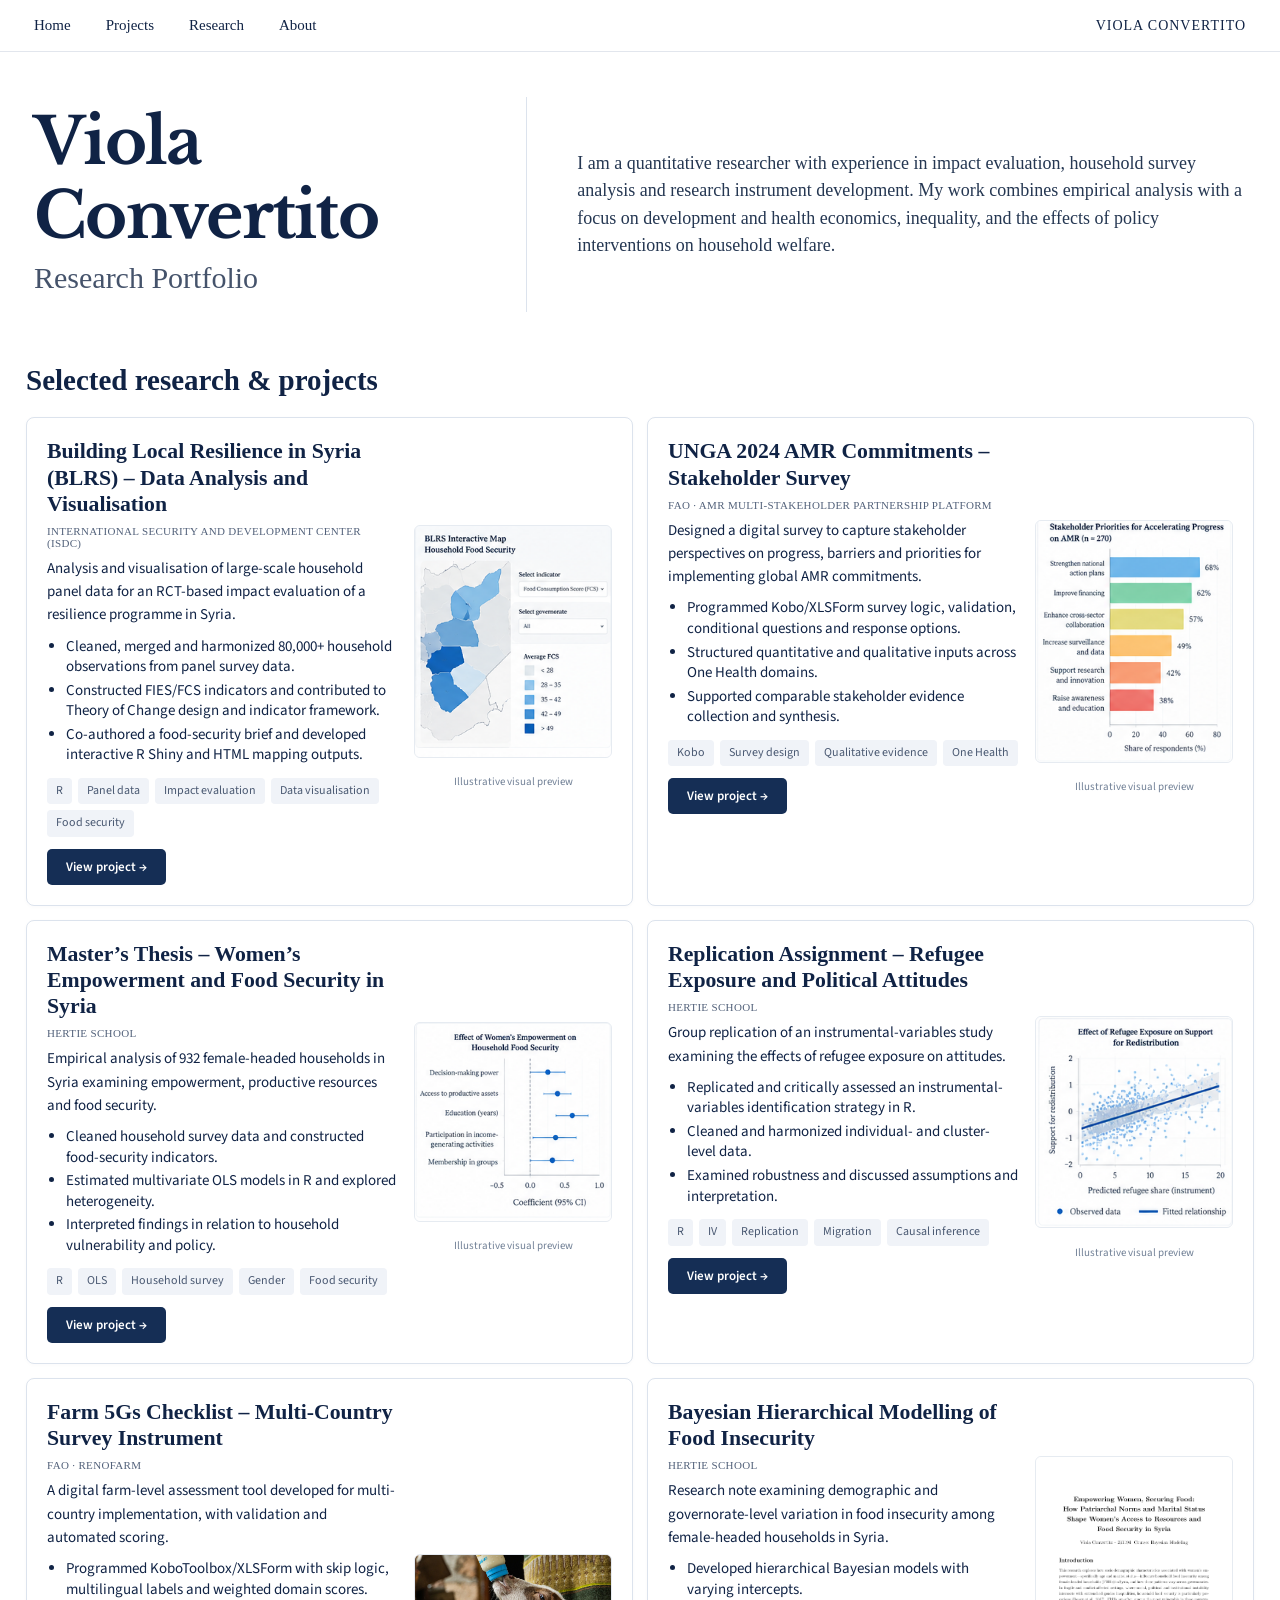
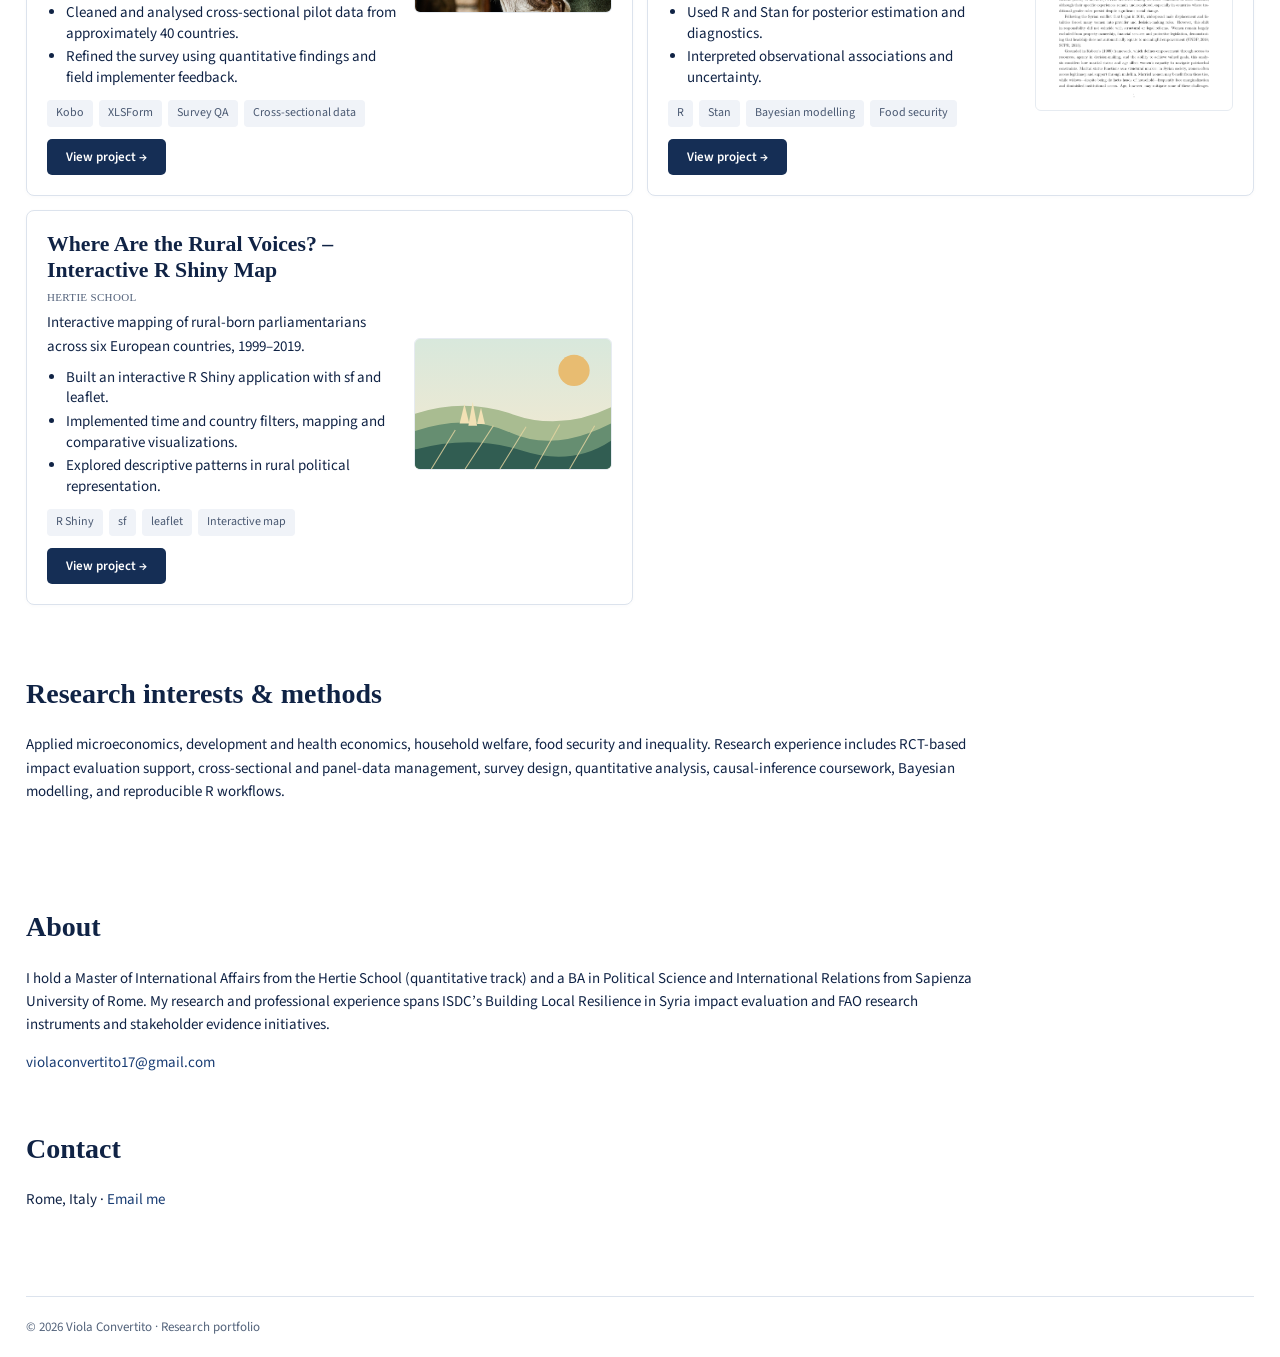
<file: index.html>
<!DOCTYPE html><html lang="en"><head><meta charset="utf-8"><meta name="viewport" content="width=device-width,initial-scale=1"><meta name="description" content="Viola Convertito — quantitative research, impact evaluation, applied microeconomics and household survey analysis."><title>Viola Convertito | Research Portfolio</title><link rel="stylesheet" href="style.css"></head><body id="home"><nav><div class="nav-inner"><div class="navlinks"><a href="index.html#home">Home</a><a href="index.html#projects">Projects</a><a href="index.html#research">Research</a><a href="index.html#about">About</a></div><a class="brand" href="index.html">VIOLA CONVERTITO</a></div></nav><div class="wrap"><header class="intro"><div class="left"><h1>Viola Convertito</h1><div class="subtitle">Research Portfolio</div></div><p>I am a quantitative researcher with experience in impact evaluation, household survey analysis and research instrument development. My work combines empirical analysis with a focus on development and health economics, inequality, and the effects of policy interventions on household welfare.</p></header><main><section id="projects"><h2 class="section-title">Selected research & projects</h2><div class="cards"><article class="project-card"><div><h3>Building Local Resilience in Syria (BLRS) – Data Analysis and Visualisation</h3><p class="org">INTERNATIONAL SECURITY AND DEVELOPMENT CENTER (ISDC)</p><p>Analysis and visualisation of large-scale household panel data for an RCT-based impact evaluation of a resilience programme in Syria.</p><ul><li>Cleaned, merged and harmonized 80,000+ household observations from panel survey data.</li><li>Constructed FIES/FCS indicators and contributed to Theory of Change design and indicator framework.</li><li>Co-authored a food-security brief and developed interactive R Shiny and HTML mapping outputs.</li></ul><div class="tags"><span class="tag">R</span><span class="tag">Panel data</span><span class="tag">Impact evaluation</span><span class="tag">Data visualisation</span><span class="tag">Food security</span></div><a class="btn" href="projects/blrs.html">View project →</a></div><div class="visual"><div><img loading="lazy" src="images/blrs-map-preview.png" alt="Visual preview of Building Local Resilience in Syria (BLRS) – Data Analysis and Visualisation"><p class="preview-note">Illustrative visual preview</p></div></div></article><article class="project-card"><div><h3>UNGA 2024 AMR Commitments – Stakeholder Survey</h3><p class="org">FAO · AMR MULTI-STAKEHOLDER PARTNERSHIP PLATFORM</p><p>Designed a digital survey to capture stakeholder perspectives on progress, barriers and priorities for implementing global AMR commitments.</p><ul><li>Programmed Kobo/XLSForm survey logic, validation, conditional questions and response options.</li><li>Structured quantitative and qualitative inputs across One Health domains.</li><li>Supported comparable stakeholder evidence collection and synthesis.</li></ul><div class="tags"><span class="tag">Kobo</span><span class="tag">Survey design</span><span class="tag">Qualitative evidence</span><span class="tag">One Health</span></div><a class="btn" href="projects/unga-survey.html">View project →</a></div><div class="visual"><div><img loading="lazy" src="images/unga-survey-preview.png" alt="Visual preview of UNGA 2024 AMR Commitments – Stakeholder Survey"><p class="preview-note">Illustrative visual preview</p></div></div></article><article class="project-card"><div><h3>Master’s Thesis – Women’s Empowerment and Food Security in Syria</h3><p class="org">HERTIE SCHOOL</p><p>Empirical analysis of 932 female-headed households in Syria examining empowerment, productive resources and food security.</p><ul><li>Cleaned household survey data and constructed food-security indicators.</li><li>Estimated multivariate OLS models in R and explored heterogeneity.</li><li>Interpreted findings in relation to household vulnerability and policy.</li></ul><div class="tags"><span class="tag">R</span><span class="tag">OLS</span><span class="tag">Household survey</span><span class="tag">Gender</span><span class="tag">Food security</span></div><a class="btn" href="projects/thesis.html">View project →</a></div><div class="visual"><div><img loading="lazy" src="images/thesis-chart-preview.png" alt="Visual preview of Master’s Thesis – Women’s Empowerment and Food Security in Syria"><p class="preview-note">Illustrative visual preview</p></div></div></article><article class="project-card"><div><h3>Replication Assignment – Refugee Exposure and Political Attitudes</h3><p class="org">HERTIE SCHOOL</p><p>Group replication of an instrumental-variables study examining the effects of refugee exposure on attitudes.</p><ul><li>Replicated and critically assessed an instrumental-variables identification strategy in R.</li><li>Cleaned and harmonized individual- and cluster-level data.</li><li>Examined robustness and discussed assumptions and interpretation.</li></ul><div class="tags"><span class="tag">R</span><span class="tag">IV</span><span class="tag">Replication</span><span class="tag">Migration</span><span class="tag">Causal inference</span></div><a class="btn" href="projects/refugee-replication.html">View project →</a></div><div class="visual"><div><img loading="lazy" src="images/replication-chart-preview.png" alt="Visual preview of Replication Assignment – Refugee Exposure and Political Attitudes"><p class="preview-note">Illustrative visual preview</p></div></div></article><article class="project-card"><div><h3>Farm 5Gs Checklist – Multi-Country Survey Instrument</h3><p class="org">FAO · RENOFARM</p><p>A digital farm-level assessment tool developed for multi-country implementation, with validation and automated scoring.</p><ul><li>Programmed KoboToolbox/XLSForm with skip logic, multilingual labels and weighted domain scores.</li><li>Cleaned and analysed cross-sectional pilot data from approximately 40 countries.</li><li>Refined the survey using quantitative findings and field implementer feedback.</li></ul><div class="tags"><span class="tag">Kobo</span><span class="tag">XLSForm</span><span class="tag">Survey QA</span><span class="tag">Cross-sectional data</span></div><a class="btn" href="projects/farm-5gs.html">View project →</a></div><div class="visual"><div><img loading="lazy" src="images/farm-5gs-lamb.jpg" alt="Visual preview of Farm 5Gs Checklist – Multi-Country Survey Instrument"></div></div></article><article class="project-card"><div><h3>Bayesian Hierarchical Modelling of Food Insecurity</h3><p class="org">HERTIE SCHOOL</p><p>Research note examining demographic and governorate-level variation in food insecurity among female-headed households in Syria.</p><ul><li>Developed hierarchical Bayesian models with varying intercepts.</li><li>Used R and Stan for posterior estimation and diagnostics.</li><li>Interpreted observational associations and uncertainty.</li></ul><div class="tags"><span class="tag">R</span><span class="tag">Stan</span><span class="tag">Bayesian modelling</span><span class="tag">Food security</span></div><a class="btn" href="projects/bayesian.html">View project →</a></div><div class="visual"><div><img loading="lazy" src="images/bayesian-research-note-cover.png" alt="Visual preview of Bayesian Hierarchical Modelling of Food Insecurity"></div></div></article><article class="project-card"><div><h3>Where Are the Rural Voices? – Interactive R Shiny Map</h3><p class="org">HERTIE SCHOOL</p><p>Interactive mapping of rural-born parliamentarians across six European countries, 1999–2019.</p><ul><li>Built an interactive R Shiny application with sf and leaflet.</li><li>Implemented time and country filters, mapping and comparative visualizations.</li><li>Explored descriptive patterns in rural political representation.</li></ul><div class="tags"><span class="tag">R Shiny</span><span class="tag">sf</span><span class="tag">leaflet</span><span class="tag">Interactive map</span></div><a class="btn" href="projects/parliament-shiny.html">View project →</a></div><div class="visual"><div><img loading="lazy" src="images/thesis-fields.svg" alt="Visual preview of Where Are the Rural Voices? – Interactive R Shiny Map"></div></div></article></div></section><section class="about" id="research"><h2>Research interests & methods</h2><p>Applied microeconomics, development and health economics, household welfare, food security and inequality. Research experience includes RCT-based impact evaluation support, cross-sectional and panel-data management, survey design, quantitative analysis, causal-inference coursework, Bayesian modelling, and reproducible R workflows.</p></section><section class="about" id="about"><h2>About</h2><p>I hold a Master of International Affairs from the Hertie School (quantitative track) and a BA in Political Science and International Relations from Sapienza University of Rome. My research and professional experience spans ISDC’s Building Local Resilience in Syria impact evaluation and FAO research instruments and stakeholder evidence initiatives.</p><p><a href="mailto:violaconvertito17@gmail.com">violaconvertito17@gmail.com</a></p></section><section class="contact"><h2>Contact</h2><p>Rome, Italy · <a href="mailto:violaconvertito17@gmail.com">Email me</a></p></section></main><footer class="footer">© 2026 Viola Convertito · Research portfolio</footer></div></body></html>
</file>
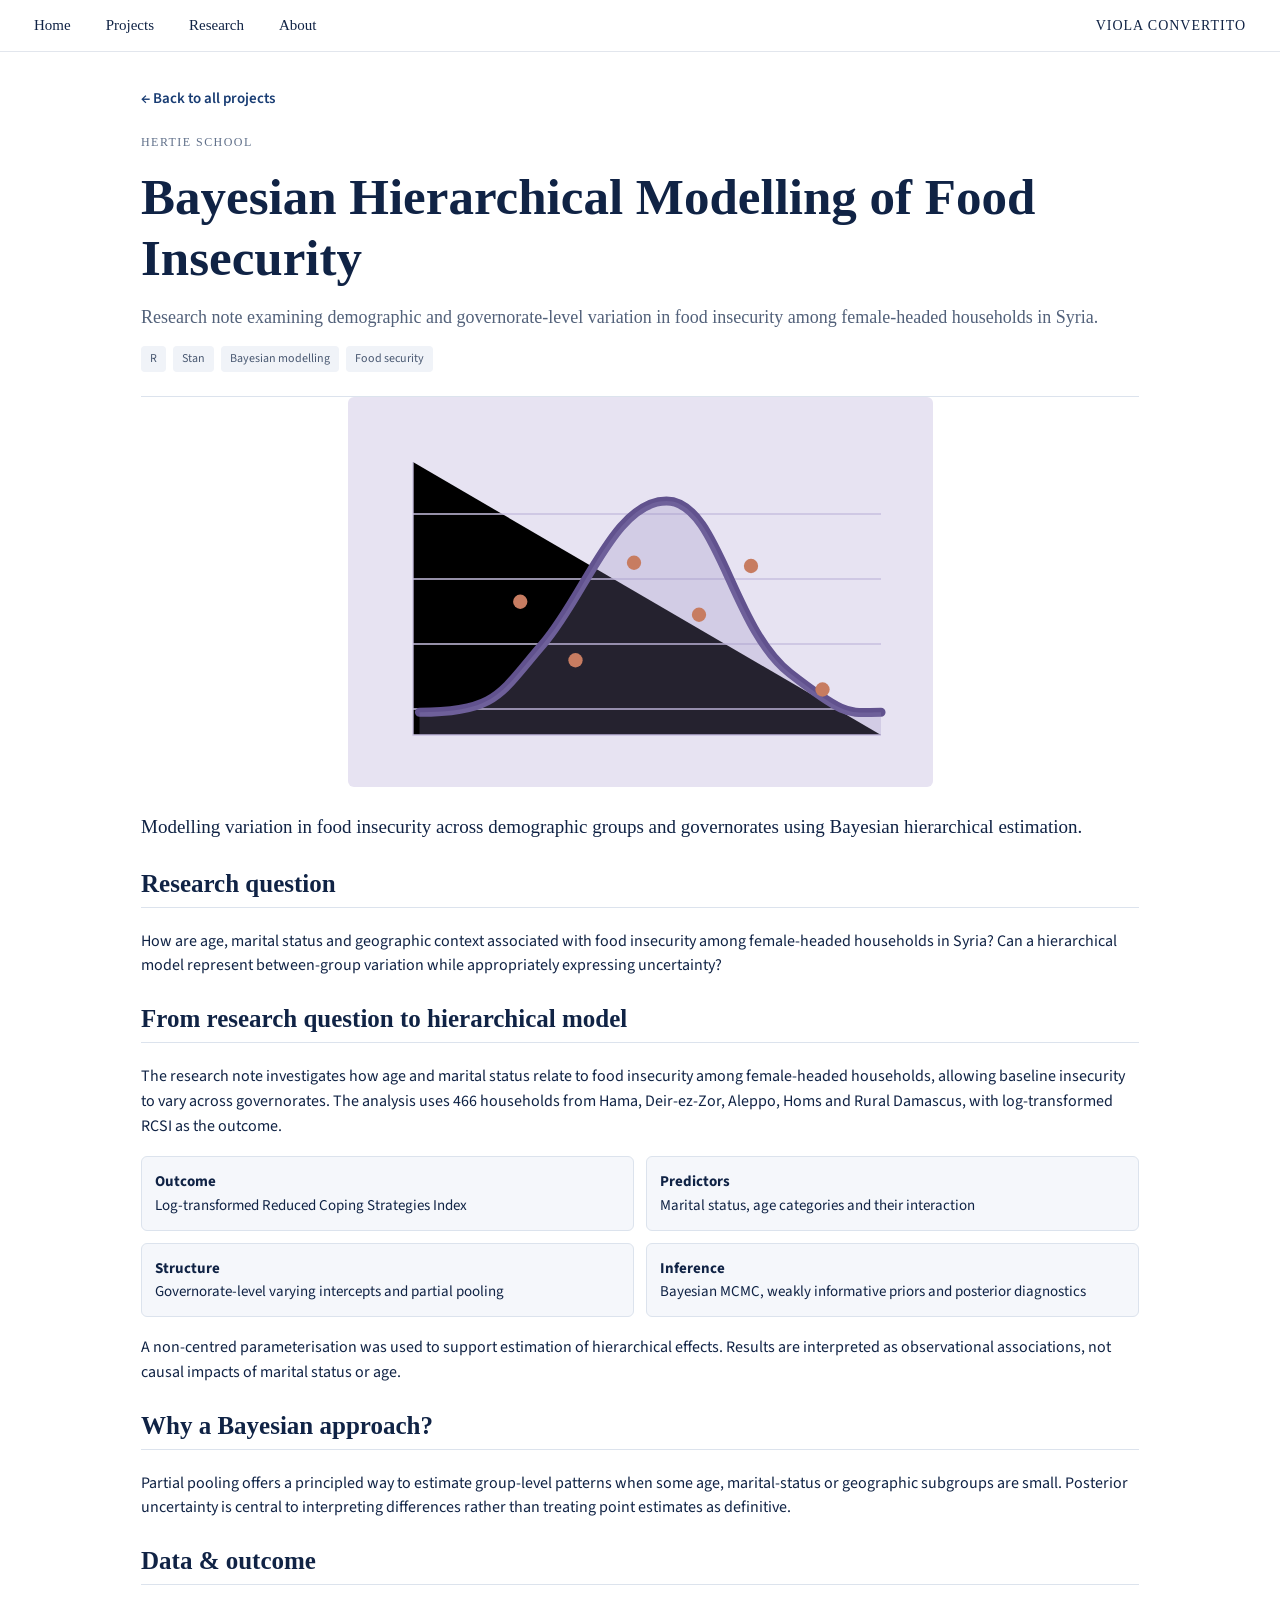
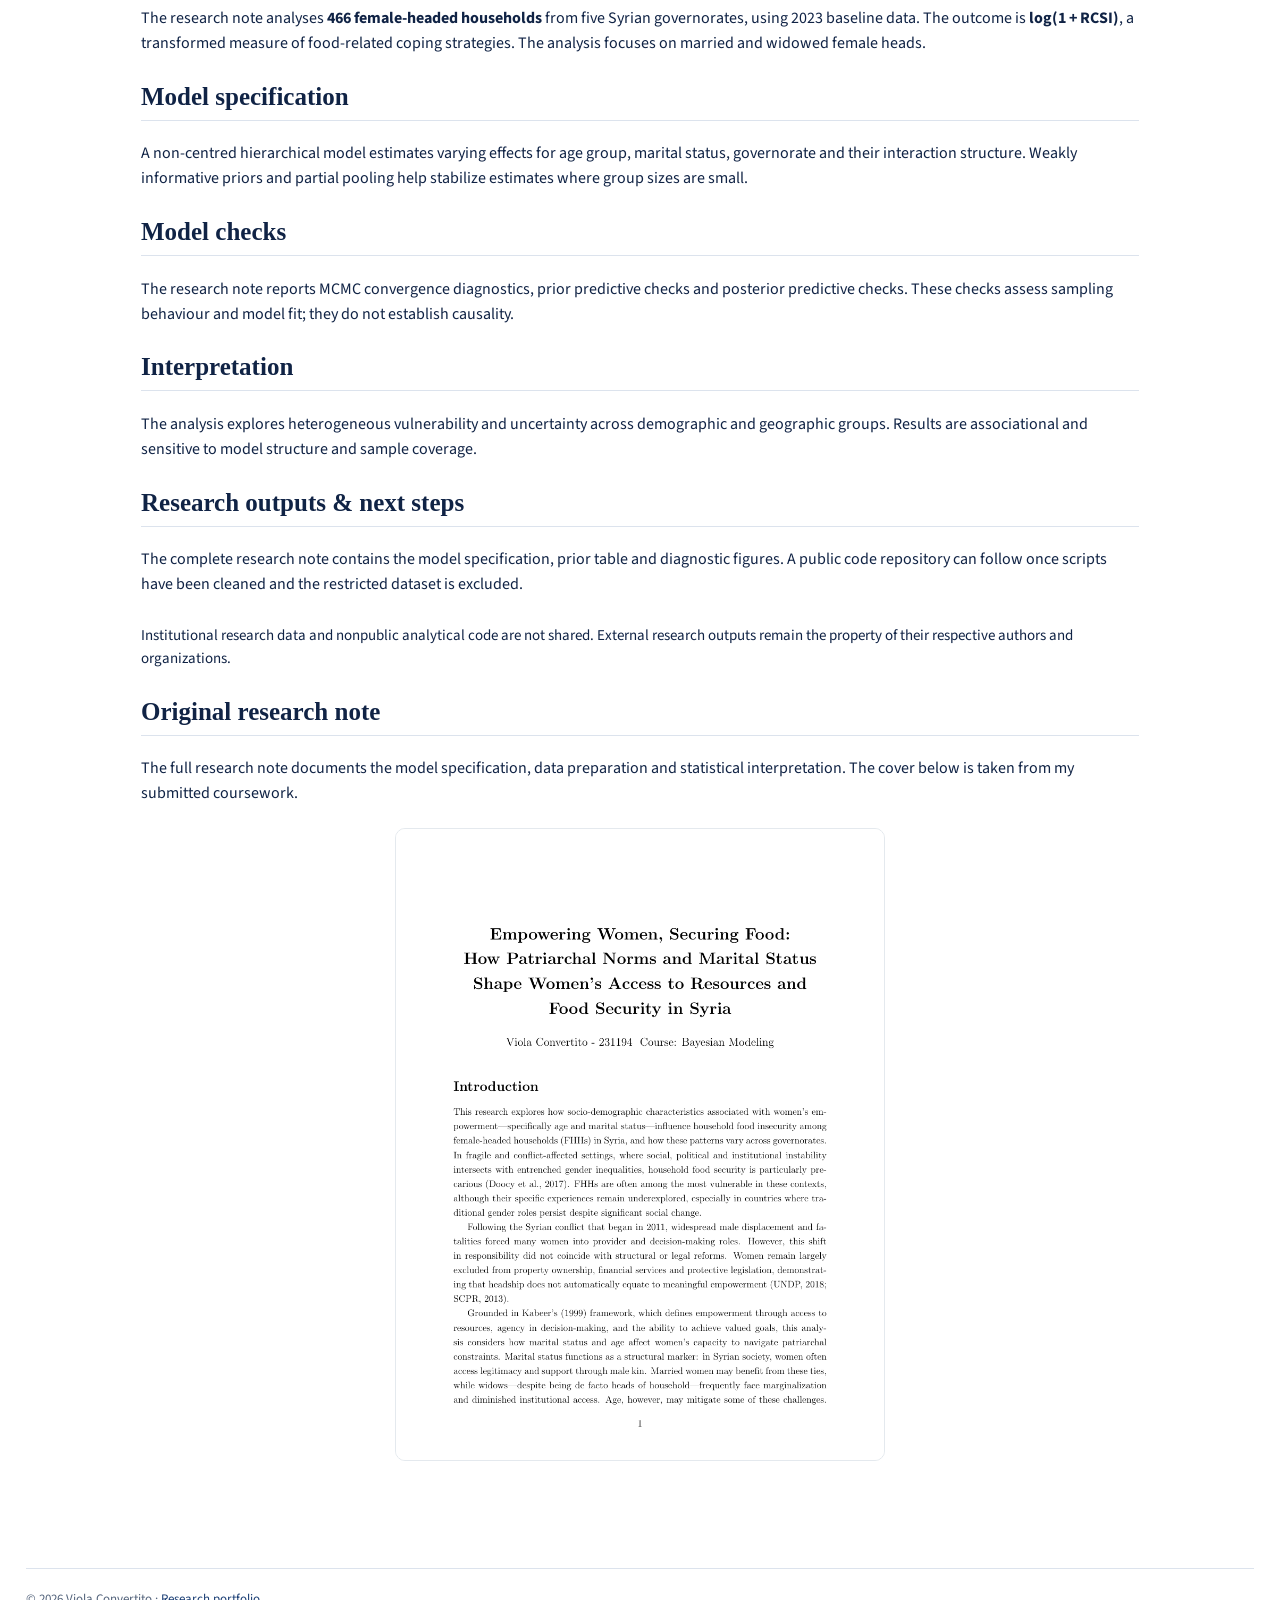
<file: projects/bayesian.html>
<!DOCTYPE html><html lang="en"><head><meta charset="utf-8"><meta name="viewport" content="width=device-width,initial-scale=1"><meta name="description" content="Viola Convertito — quantitative research, impact evaluation, applied microeconomics and household survey analysis."><title>Viola Convertito | Research Portfolio</title><link rel="stylesheet" href="../style.css"></head><body><nav><div class="nav-inner"><div class="navlinks"><a href="../index.html#home">Home</a><a href="../index.html#projects">Projects</a><a href="../index.html#research">Research</a><a href="../index.html#about">About</a></div><a class="brand" href="../index.html">VIOLA CONVERTITO</a></div></nav><main class="detail"><a class="detail-back" href="../index.html#projects">← Back to all projects</a><div class="detail-hero"><p class="eyebrow">HERTIE SCHOOL</p><h1>Bayesian Hierarchical Modelling of Food Insecurity</h1><p>Research note examining demographic and governorate-level variation in food insecurity among female-headed households in Syria.</p><div class="detail-tags"><span class="tag">R</span><span class="tag">Stan</span><span class="tag">Bayesian modelling</span><span class="tag">Food security</span></div></div><img alt="Bayesian Hierarchical Modelling of Food Insecurity project image" class="detail-figure" src="../images/bayesian-data.svg"/><p class="detail-lead">Modelling variation in food insecurity across demographic groups and governorates using Bayesian hierarchical estimation.</p><section class="detail-section"><h2>Research question</h2><div class="section-copy"><p>How are age, marital status and geographic context associated with food insecurity among female-headed households in Syria? Can a hierarchical model represent between-group variation while appropriately expressing uncertainty?</p></div></section><section class="detail-section"><h2>From research question to hierarchical model</h2><p>The research note investigates how age and marital status relate to food insecurity among female-headed households, allowing baseline insecurity to vary across governorates. The analysis uses 466 households from Hama, Deir-ez-Zor, Aleppo, Homs and Rural Damascus, with log-transformed RCSI as the outcome.</p><div class="method-grid"><div><b>Outcome</b><span>Log-transformed Reduced Coping Strategies Index</span></div><div><b>Predictors</b><span>Marital status, age categories and their interaction</span></div><div><b>Structure</b><span>Governorate-level varying intercepts and partial pooling</span></div><div><b>Inference</b><span>Bayesian MCMC, weakly informative priors and posterior diagnostics</span></div></div><p>A non-centred parameterisation was used to support estimation of hierarchical effects. Results are interpreted as observational associations, not causal impacts of marital status or age.</p></section><section class="detail-section"><h2>Why a Bayesian approach?</h2><p class="research-note">Partial pooling offers a principled way to estimate group-level patterns when some age, marital-status or geographic subgroups are small. Posterior uncertainty is central to interpreting differences rather than treating point estimates as definitive.</p></section><section class="detail-section"><h2>Data &amp; outcome</h2><div class="section-copy"><p>The research note analyses <strong>466 female-headed households</strong> from five Syrian governorates, using 2023 baseline data. The outcome is <strong>log(1 + RCSI)</strong>, a transformed measure of food-related coping strategies. The analysis focuses on married and widowed female heads.</p></div></section><section class="detail-section"><h2>Model specification</h2><div class="section-copy"><p>A non-centred hierarchical model estimates varying effects for age group, marital status, governorate and their interaction structure. Weakly informative priors and partial pooling help stabilize estimates where group sizes are small.</p></div></section><section class="detail-section"><h2>Model checks</h2><div class="section-copy"><p>The research note reports MCMC convergence diagnostics, prior predictive checks and posterior predictive checks. These checks assess sampling behaviour and model fit; they do not establish causality.</p></div></section><section class="detail-section"><h2>Interpretation</h2><div class="section-copy"><p>The analysis explores heterogeneous vulnerability and uncertainty across demographic and geographic groups. Results are associational and sensitive to model structure and sample coverage.</p></div></section><section class="detail-section"><h2>Research outputs &amp; next steps</h2><div class="section-copy"><p>The complete research note contains the model specification, prior table and diagnostic figures. A public code repository can follow once scripts have been cleaned and the restricted dataset is excluded.</p></div></section><p class="data-note">Institutional research data and nonpublic analytical code are not shared. External research outputs remain the property of their respective authors and organizations.</p><section class="detail-section"><h2>Original research note</h2><p>The full research note documents the model specification, data preparation and statistical interpretation. The cover below is taken from my submitted coursework.</p><img alt="Cover of Bayesian modelling research note" src="../images/bayesian-research-note-cover.png" style="display:block;width:min(100%,490px);height:auto;margin:22px auto;border:1px solid #e4e9ee;border-radius:10px"/></section></main><div class="wrap"><footer class="footer">© 2026 Viola Convertito · <a href="../index.html">Research portfolio</a></footer></div></body></html>
</file>
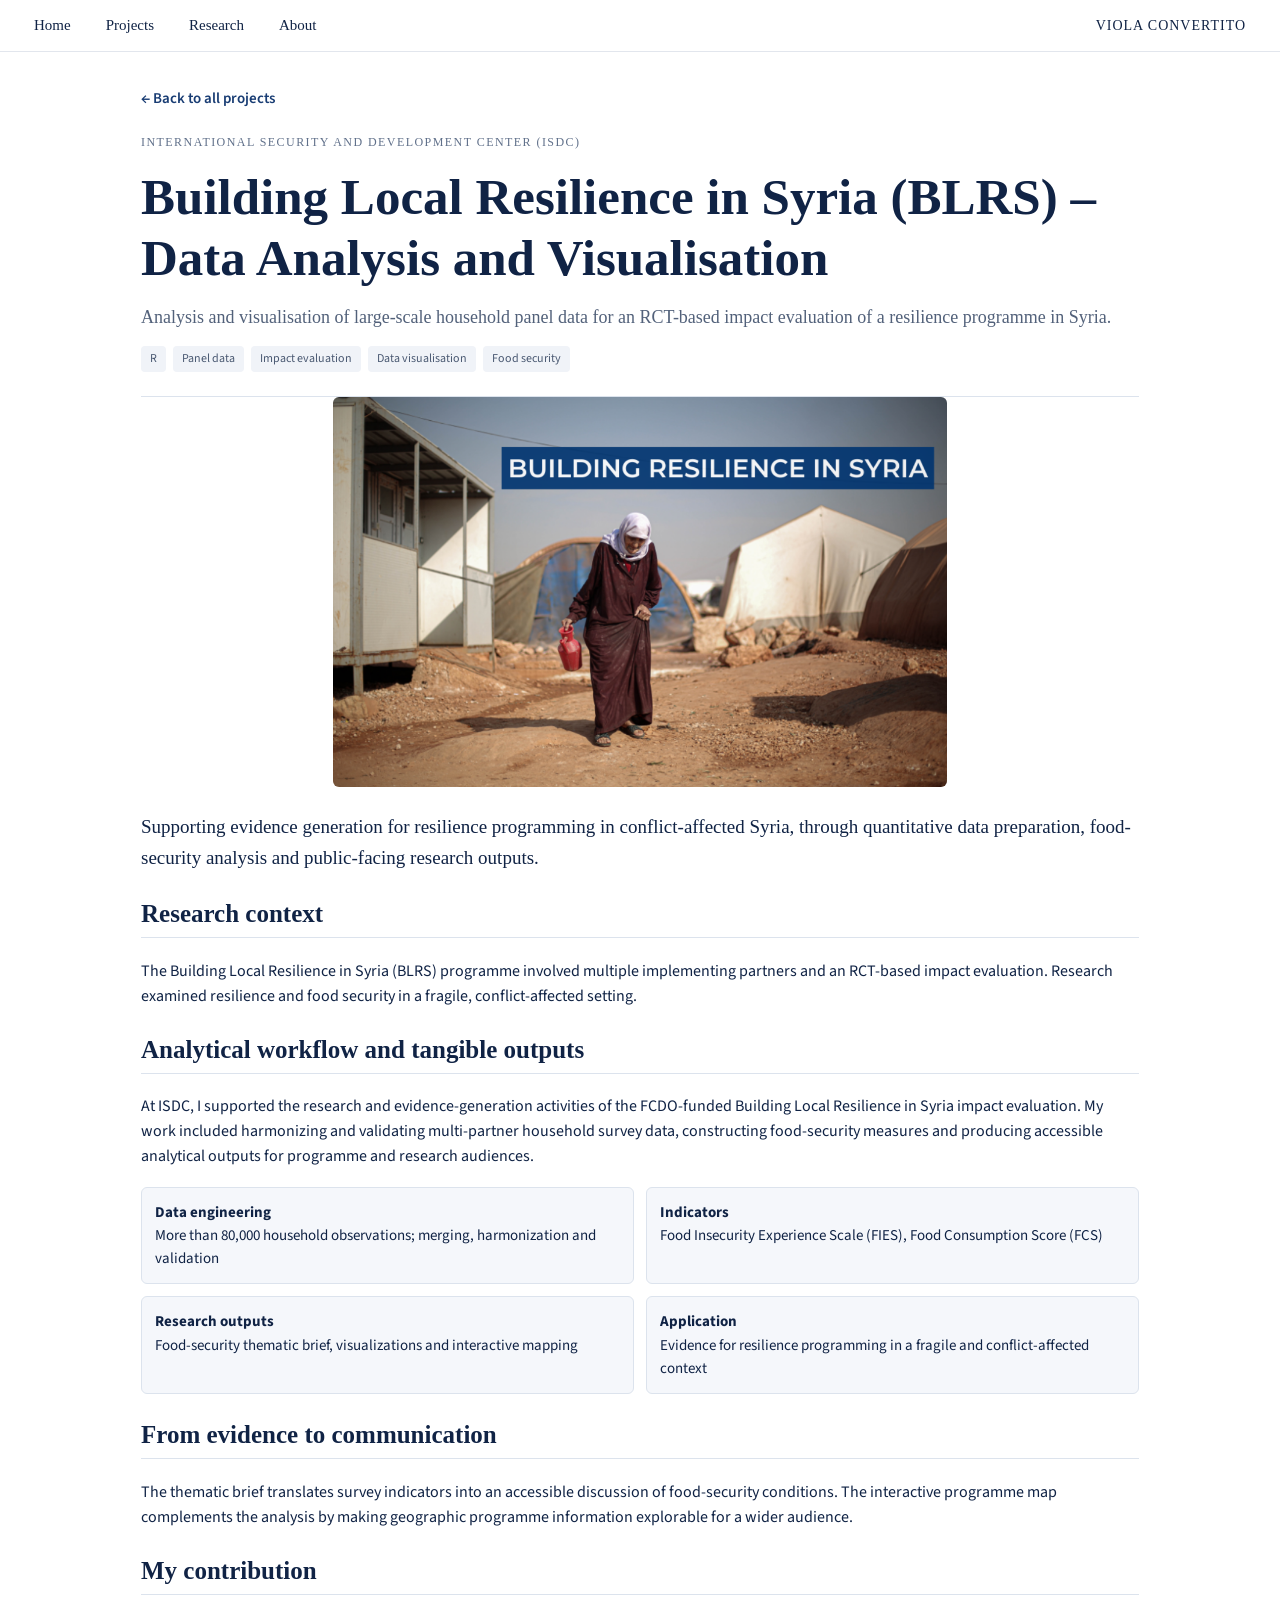
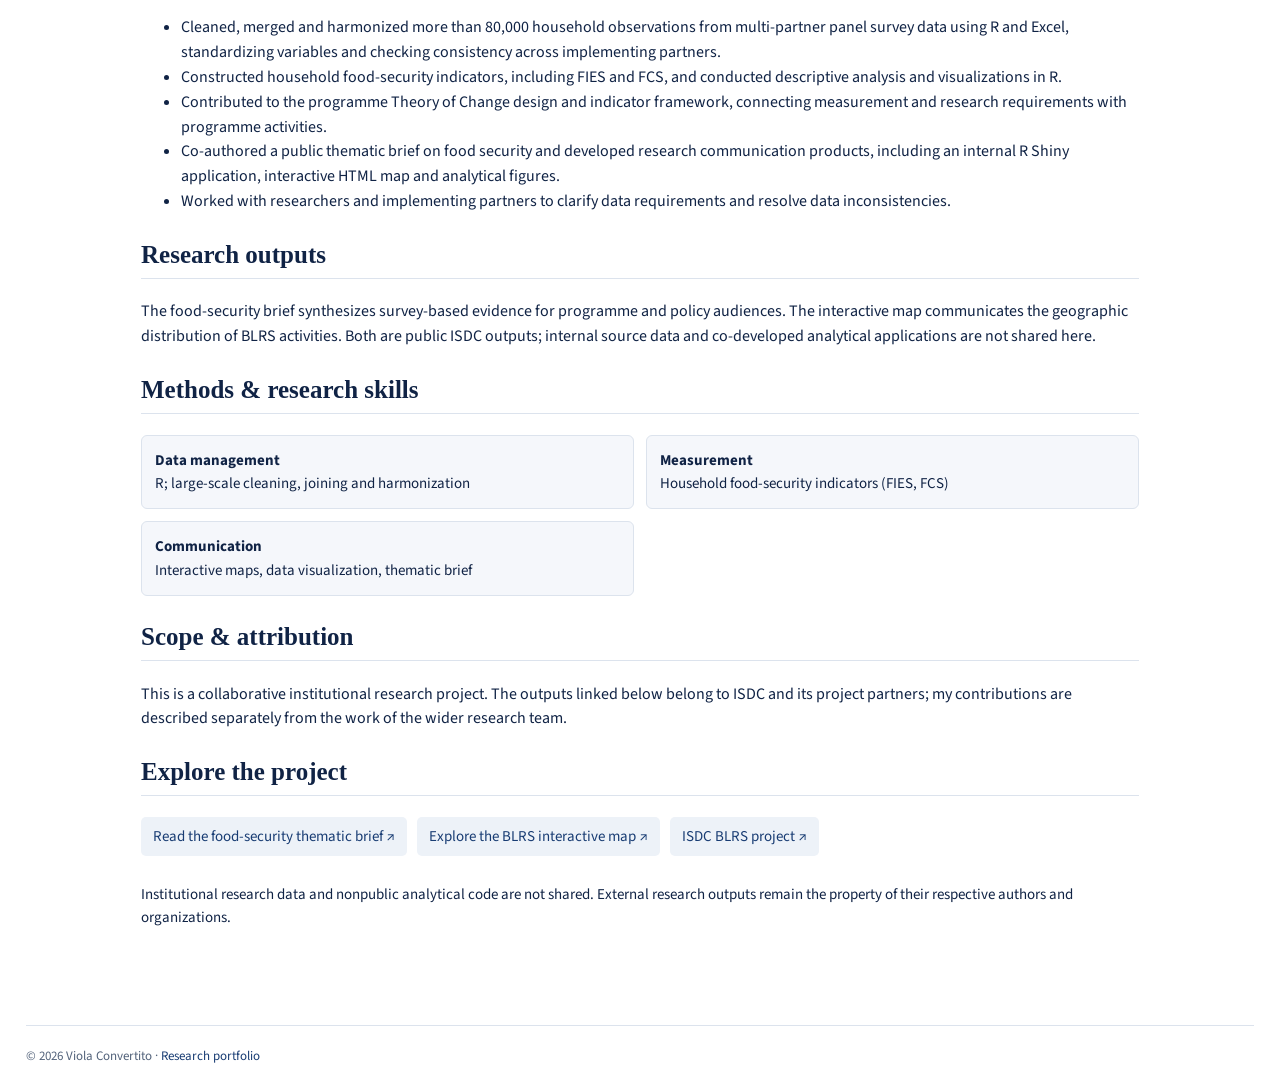
<file: projects/blrs.html>
<!DOCTYPE html><html lang="en"><head><meta charset="utf-8"><meta name="viewport" content="width=device-width,initial-scale=1"><meta name="description" content="Viola Convertito — quantitative research, impact evaluation, applied microeconomics and household survey analysis."><title>Viola Convertito | Research Portfolio</title><link rel="stylesheet" href="../style.css"></head><body><nav><div class="nav-inner"><div class="navlinks"><a href="../index.html#home">Home</a><a href="../index.html#projects">Projects</a><a href="../index.html#research">Research</a><a href="../index.html#about">About</a></div><a class="brand" href="../index.html">VIOLA CONVERTITO</a></div></nav><main class="detail"><a class="detail-back" href="../index.html#projects">← Back to all projects</a><div class="detail-hero"><p class="eyebrow">INTERNATIONAL SECURITY AND DEVELOPMENT CENTER (ISDC)</p><h1>Building Local Resilience in Syria (BLRS) – Data Analysis and Visualisation</h1><p>Analysis and visualisation of large-scale household panel data for an RCT-based impact evaluation of a resilience programme in Syria.</p><div class="detail-tags"><span class="tag">R</span><span class="tag">Panel data</span><span class="tag">Impact evaluation</span><span class="tag">Data visualisation</span><span class="tag">Food security</span></div></div><img alt="Building Local Resilience in Syria project image" class="detail-figure" src="../images/blrs-syria.png"/><p class="detail-lead">Supporting evidence generation for resilience programming in conflict-affected Syria, through quantitative data preparation, food-security analysis and public-facing research outputs.</p><section class="detail-section"><h2>Research context</h2><div class="section-copy"><p>The Building Local Resilience in Syria (BLRS) programme involved multiple implementing partners and an RCT-based impact evaluation. Research examined resilience and food security in a fragile, conflict-affected setting.</p></div></section><section class="detail-section"><h2>Analytical workflow and tangible outputs</h2><p>At ISDC, I supported the research and evidence-generation activities of the FCDO-funded Building Local Resilience in Syria impact evaluation. My work included harmonizing and validating multi-partner household survey data, constructing food-security measures and producing accessible analytical outputs for programme and research audiences.</p><div class="method-grid"><div><b>Data engineering</b><span>More than 80,000 household observations; merging, harmonization and validation</span></div><div><b>Indicators</b><span>Food Insecurity Experience Scale (FIES), Food Consumption Score (FCS)</span></div><div><b>Research outputs</b><span>Food-security thematic brief, visualizations and interactive mapping</span></div><div><b>Application</b><span>Evidence for resilience programming in a fragile and conflict-affected context</span></div></div></section><section class="detail-section"><h2>From evidence to communication</h2><p class="research-note">The thematic brief translates survey indicators into an accessible discussion of food-security conditions. The interactive programme map complements the analysis by making geographic programme information explorable for a wider audience.</p></section><section class="detail-section"><h2>My contribution</h2><div class="section-copy"><ul><li>Cleaned, merged and harmonized more than 80,000 household observations from multi-partner panel survey data using R and Excel, standardizing variables and checking consistency across implementing partners.</li><li>Constructed household food-security indicators, including FIES and FCS, and conducted descriptive analysis and visualizations in R.</li><li>Contributed to the programme Theory of Change design and indicator framework, connecting measurement and research requirements with programme activities.</li><li>Co-authored a public thematic brief on food security and developed research communication products, including an internal R Shiny application, interactive HTML map and analytical figures.</li><li>Worked with researchers and implementing partners to clarify data requirements and resolve data inconsistencies.</li></ul></div></section><section class="detail-section"><h2>Research outputs</h2><div class="section-copy"><p>The food-security brief synthesizes survey-based evidence for programme and policy audiences. The interactive map communicates the geographic distribution of BLRS activities. Both are public ISDC outputs; internal source data and co-developed analytical applications are not shared here.</p></div></section><section class="detail-section"><h2>Methods &amp; research skills</h2><div class="section-copy"><div class="method-grid"><div><strong>Data management</strong><span>R; large-scale cleaning, joining and harmonization</span></div><div><strong>Measurement</strong><span>Household food-security indicators (FIES, FCS)</span></div><div><strong>Communication</strong><span>Interactive maps, data visualization, thematic brief</span></div></div></div></section><section class="detail-section"><h2>Scope &amp; attribution</h2><div class="section-copy"><p>This is a collaborative institutional research project. The outputs linked below belong to ISDC and its project partners; my contributions are described separately from the work of the wider research team.</p></div></section><section class="detail-section"><h2>Explore the project</h2><div class="detail-links"><a href="https://isdc.org/food-security-in-syria-blrs/" rel="noopener noreferrer" target="_blank">Read the food-security thematic brief ↗</a><a href="https://isdc.org/projects/blrs/#map" rel="noopener noreferrer" target="_blank">Explore the BLRS interactive map ↗</a><a href="https://isdc.org/projects/blrs/" rel="noopener noreferrer" target="_blank">ISDC BLRS project ↗</a></div></section><p class="data-note">Institutional research data and nonpublic analytical code are not shared. External research outputs remain the property of their respective authors and organizations.</p></main><div class="wrap"><footer class="footer">© 2026 Viola Convertito · <a href="../index.html">Research portfolio</a></footer></div></body></html>
</file>
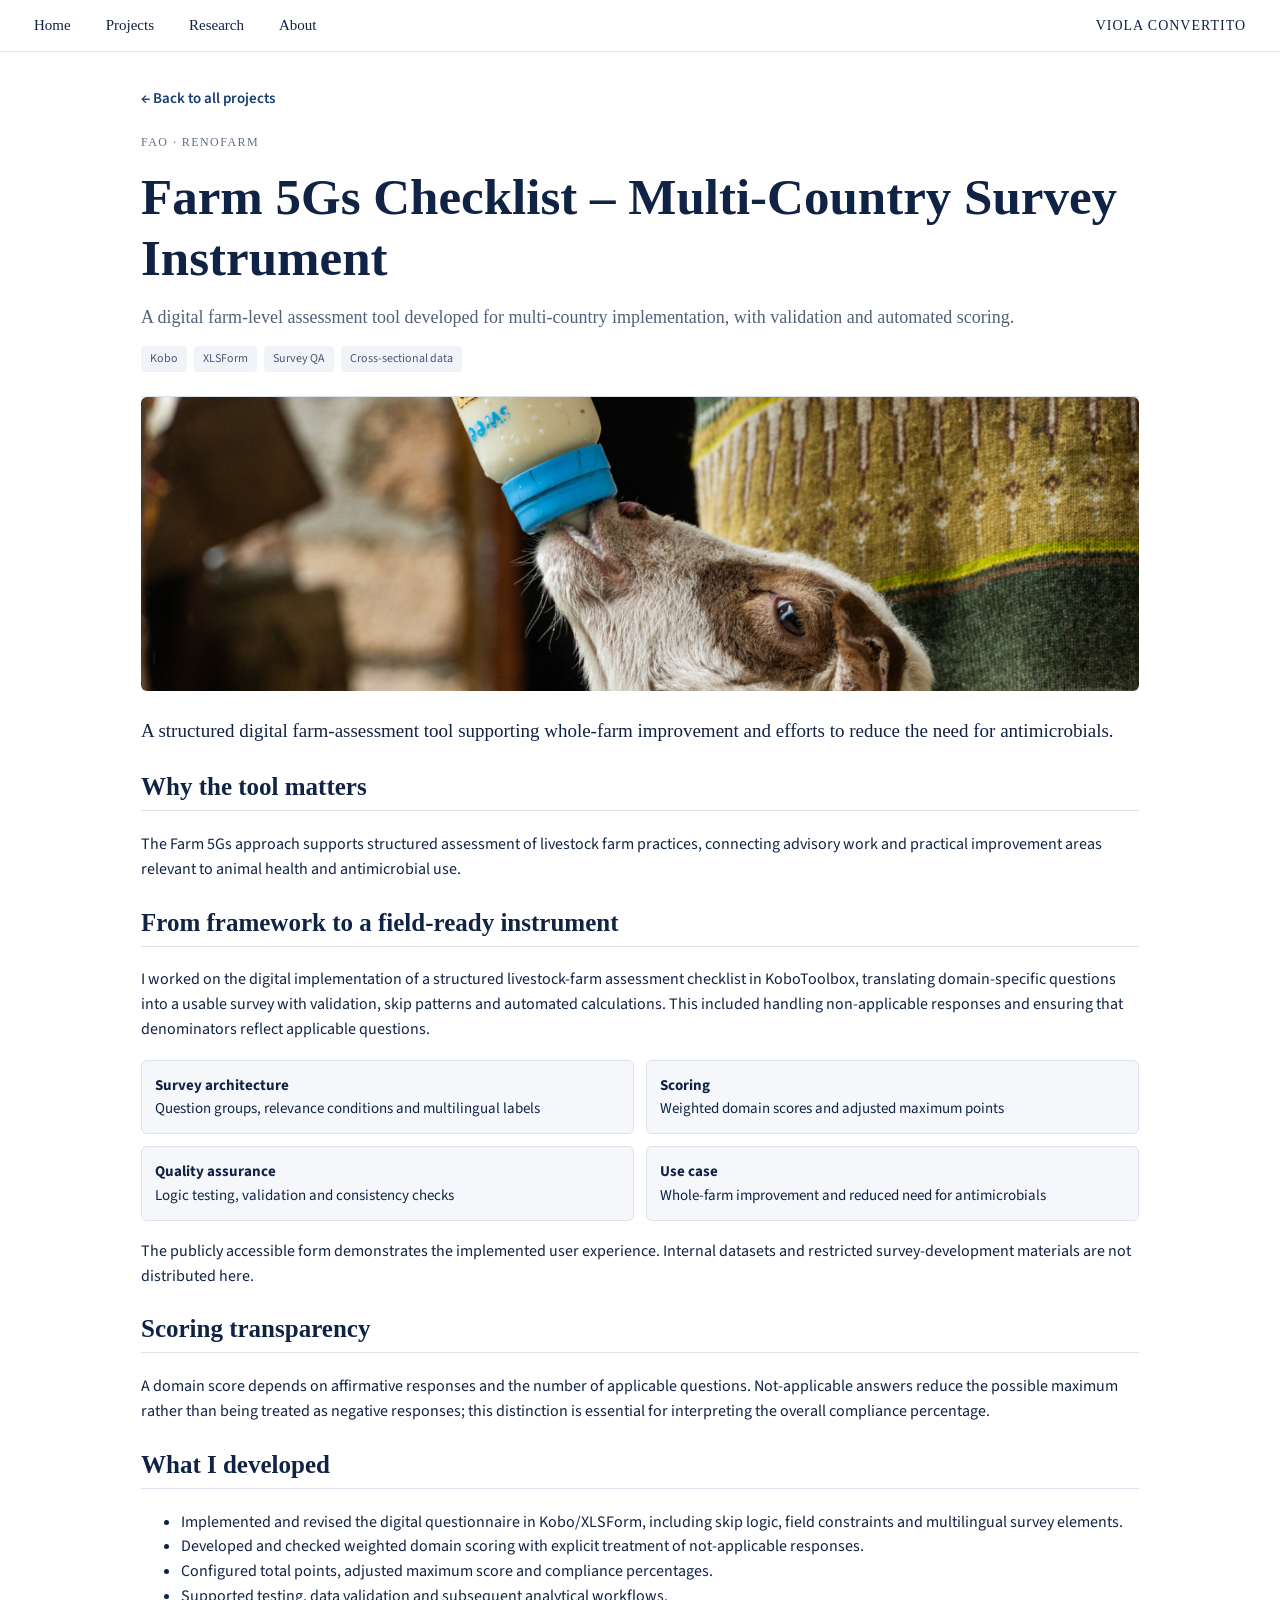
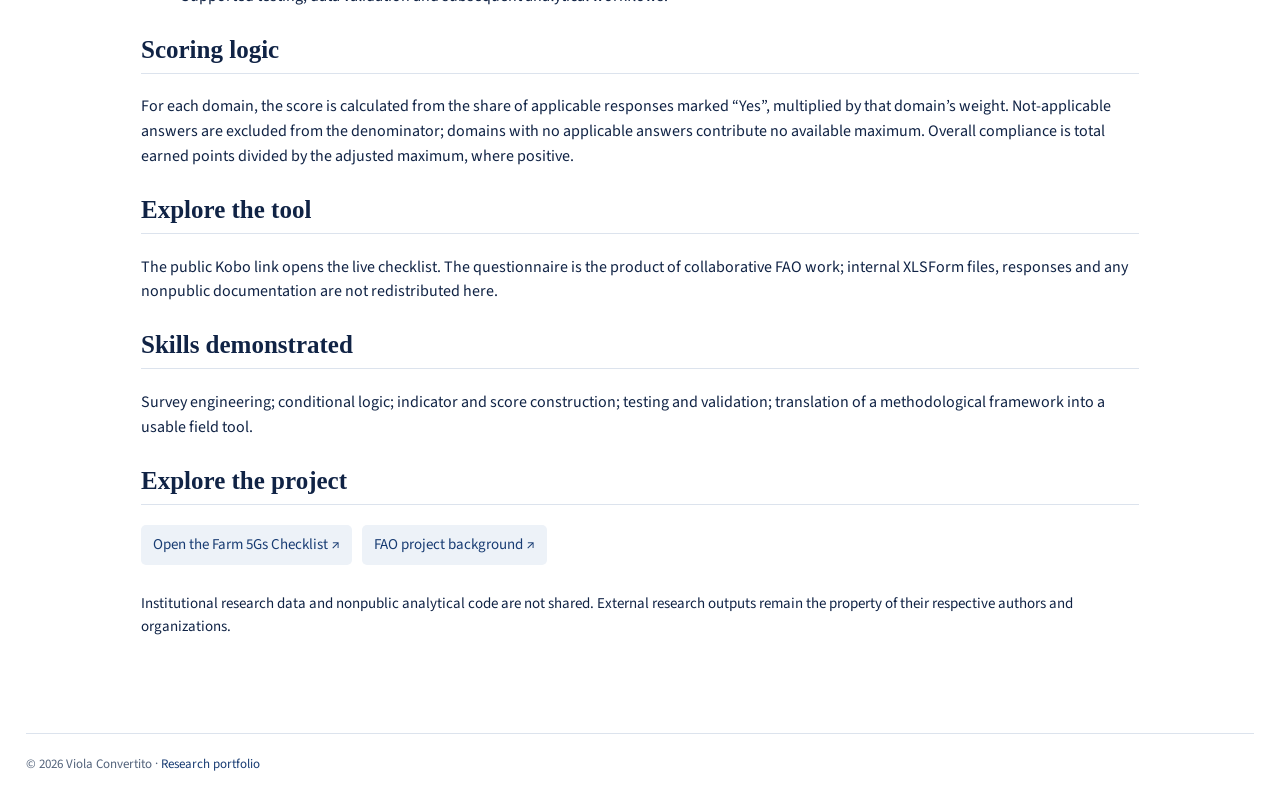
<file: projects/farm-5gs.html>
<!DOCTYPE html><html lang="en"><head><meta charset="utf-8"><meta name="viewport" content="width=device-width,initial-scale=1"><meta name="description" content="Viola Convertito — quantitative research, impact evaluation, applied microeconomics and household survey analysis."><title>Viola Convertito | Research Portfolio</title><link rel="stylesheet" href="../style.css"></head><body><nav><div class="nav-inner"><div class="navlinks"><a href="../index.html#home">Home</a><a href="../index.html#projects">Projects</a><a href="../index.html#research">Research</a><a href="../index.html#about">About</a></div><a class="brand" href="../index.html">VIOLA CONVERTITO</a></div></nav><main class="detail"><a class="detail-back" href="../index.html#projects">← Back to all projects</a><div class="detail-hero"><p class="eyebrow">FAO · RENOFARM</p><h1>Farm 5Gs Checklist – Multi-Country Survey Instrument</h1><p>A digital farm-level assessment tool developed for multi-country implementation, with validation and automated scoring.</p><div class="detail-tags"><span class="tag">Kobo</span><span class="tag">XLSForm</span><span class="tag">Survey QA</span><span class="tag">Cross-sectional data</span></div></div><img alt="Farm 5Gs Checklist project image" class="detail-figure" src="../images/farm-5gs-lamb.png"/><p class="detail-lead">A structured digital farm-assessment tool supporting whole-farm improvement and efforts to reduce the need for antimicrobials.</p><section class="detail-section"><h2>Why the tool matters</h2><div class="section-copy"><p>The Farm 5Gs approach supports structured assessment of livestock farm practices, connecting advisory work and practical improvement areas relevant to animal health and antimicrobial use.</p></div></section><section class="detail-section"><h2>From framework to a field-ready instrument</h2><p>I worked on the digital implementation of a structured livestock-farm assessment checklist in KoboToolbox, translating domain-specific questions into a usable survey with validation, skip patterns and automated calculations. This included handling non-applicable responses and ensuring that denominators reflect applicable questions.</p><div class="method-grid"><div><b>Survey architecture</b><span>Question groups, relevance conditions and multilingual labels</span></div><div><b>Scoring</b><span>Weighted domain scores and adjusted maximum points</span></div><div><b>Quality assurance</b><span>Logic testing, validation and consistency checks</span></div><div><b>Use case</b><span>Whole-farm improvement and reduced need for antimicrobials</span></div></div><p>The publicly accessible form demonstrates the implemented user experience. Internal datasets and restricted survey-development materials are not distributed here.</p></section><section class="detail-section"><h2>Scoring transparency</h2><p class="research-note">A domain score depends on affirmative responses and the number of applicable questions. Not-applicable answers reduce the possible maximum rather than being treated as negative responses; this distinction is essential for interpreting the overall compliance percentage.</p></section><section class="detail-section"><h2>What I developed</h2><div class="section-copy"><ul><li>Implemented and revised the digital questionnaire in Kobo/XLSForm, including skip logic, field constraints and multilingual survey elements.</li><li>Developed and checked weighted domain scoring with explicit treatment of not-applicable responses.</li><li>Configured total points, adjusted maximum score and compliance percentages.</li><li>Supported testing, data validation and subsequent analytical workflows.</li></ul></div></section><section class="detail-section"><h2>Scoring logic</h2><div class="section-copy"><p>For each domain, the score is calculated from the share of applicable responses marked “Yes”, multiplied by that domain’s weight. Not-applicable answers are excluded from the denominator; domains with no applicable answers contribute no available maximum. Overall compliance is total earned points divided by the adjusted maximum, where positive.</p></div></section><section class="detail-section"><h2>Explore the tool</h2><div class="section-copy"><p>The public Kobo link opens the live checklist. The questionnaire is the product of collaborative FAO work; internal XLSForm files, responses and any nonpublic documentation are not redistributed here.</p></div></section><section class="detail-section"><h2>Skills demonstrated</h2><div class="section-copy"><p>Survey engineering; conditional logic; indicator and score construction; testing and validation; translation of a methodological framework into a usable field tool.</p></div></section><section class="detail-section"><h2>Explore the project</h2><div class="detail-links"><a href="https://ee-kobo.fao.org/x/Gz1uoGoz" rel="noopener noreferrer" target="_blank">Open the Farm 5Gs Checklist ↗</a><a href="https://www.fao.org/antimicrobial-resistance/news-and-events/news/news-details/en/c/1756881/" rel="noopener noreferrer" target="_blank">FAO project background ↗</a></div></section><p class="data-note">Institutional research data and nonpublic analytical code are not shared. External research outputs remain the property of their respective authors and organizations.</p></main><div class="wrap"><footer class="footer">© 2026 Viola Convertito · <a href="../index.html">Research portfolio</a></footer></div></body></html>
</file>
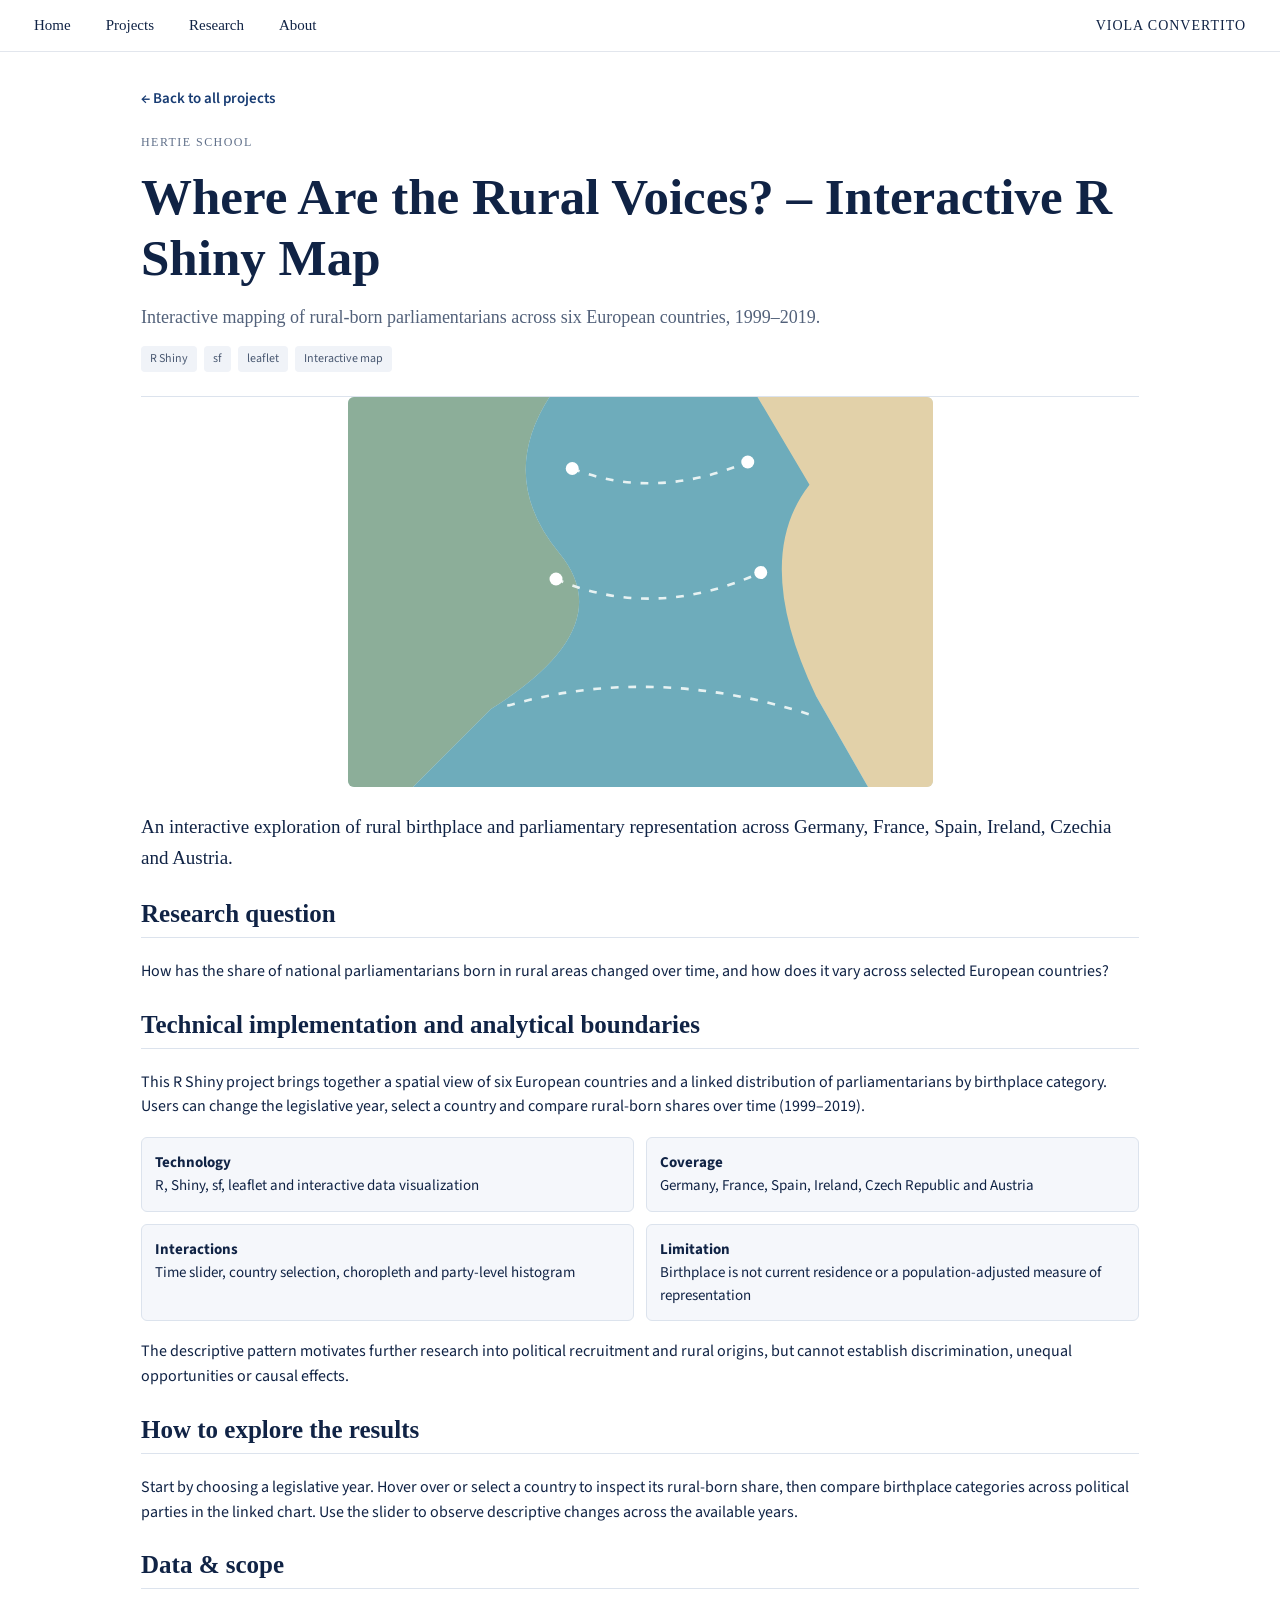
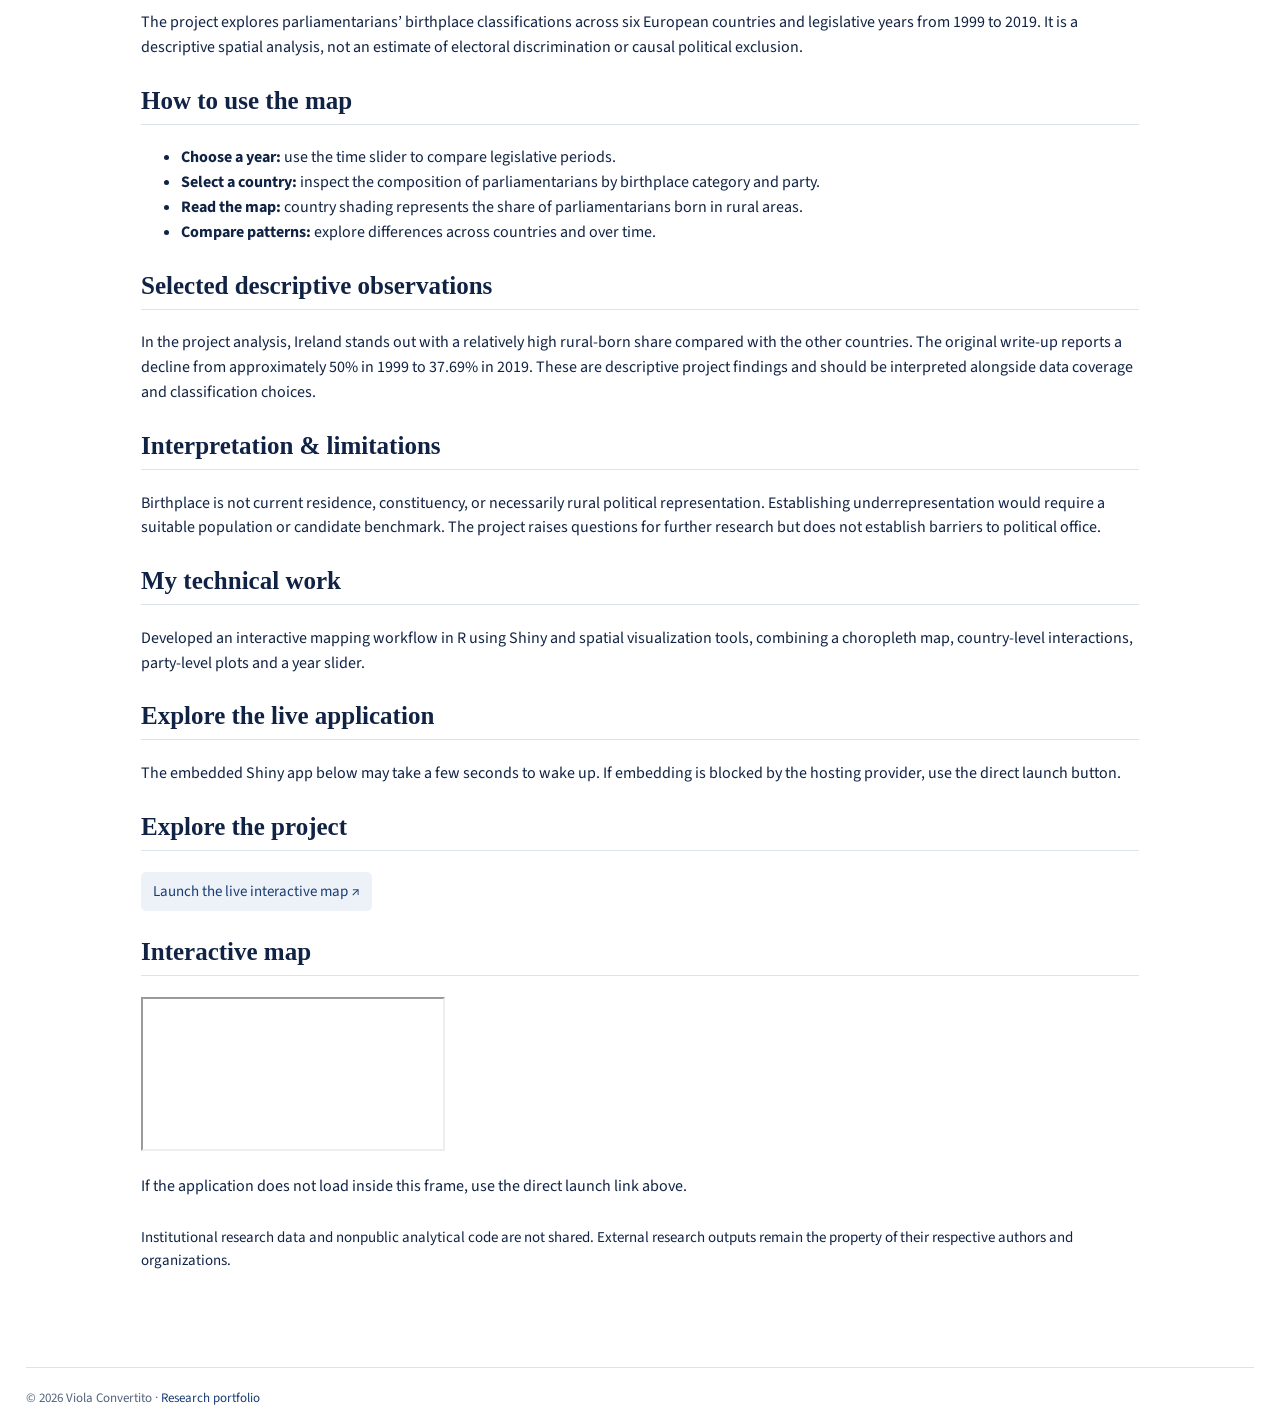
<file: projects/parliament-shiny.html>
<!DOCTYPE html><html lang="en"><head><meta charset="utf-8"><meta name="viewport" content="width=device-width,initial-scale=1"><meta name="description" content="Viola Convertito — quantitative research, impact evaluation, applied microeconomics and household survey analysis."><title>Viola Convertito | Research Portfolio</title><link rel="stylesheet" href="../style.css"></head><body><nav><div class="nav-inner"><div class="navlinks"><a href="../index.html#home">Home</a><a href="../index.html#projects">Projects</a><a href="../index.html#research">Research</a><a href="../index.html#about">About</a></div><a class="brand" href="../index.html">VIOLA CONVERTITO</a></div></nav><main class="detail"><a class="detail-back" href="../index.html#projects">← Back to all projects</a><div class="detail-hero"><p class="eyebrow">HERTIE SCHOOL</p><h1>Where Are the Rural Voices? – Interactive R Shiny Map</h1><p>Interactive mapping of rural-born parliamentarians across six European countries, 1999–2019.</p><div class="detail-tags"><span class="tag">R Shiny</span><span class="tag">sf</span><span class="tag">leaflet</span><span class="tag">Interactive map</span></div></div><img alt="Where Are the Rural Voices? project image" class="detail-figure" src="../images/refugee-coast.svg"/><p class="detail-lead">An interactive exploration of rural birthplace and parliamentary representation across Germany, France, Spain, Ireland, Czechia and Austria.</p><section class="detail-section"><h2>Research question</h2><div class="section-copy"><p>How has the share of national parliamentarians born in rural areas changed over time, and how does it vary across selected European countries?</p></div></section><section class="detail-section"><h2>Technical implementation and analytical boundaries</h2><p>This R Shiny project brings together a spatial view of six European countries and a linked distribution of parliamentarians by birthplace category. Users can change the legislative year, select a country and compare rural-born shares over time (1999–2019).</p><div class="method-grid"><div><b>Technology</b><span>R, Shiny, sf, leaflet and interactive data visualization</span></div><div><b>Coverage</b><span>Germany, France, Spain, Ireland, Czech Republic and Austria</span></div><div><b>Interactions</b><span>Time slider, country selection, choropleth and party-level histogram</span></div><div><b>Limitation</b><span>Birthplace is not current residence or a population-adjusted measure of representation</span></div></div><p>The descriptive pattern motivates further research into political recruitment and rural origins, but cannot establish discrimination, unequal opportunities or causal effects.</p></section><section class="detail-section"><h2>How to explore the results</h2><p class="research-note">Start by choosing a legislative year. Hover over or select a country to inspect its rural-born share, then compare birthplace categories across political parties in the linked chart. Use the slider to observe descriptive changes across the available years.</p></section><section class="detail-section"><h2>Data &amp; scope</h2><div class="section-copy"><p>The project explores parliamentarians’ birthplace classifications across six European countries and legislative years from 1999 to 2019. It is a descriptive spatial analysis, not an estimate of electoral discrimination or causal political exclusion.</p></div></section><section class="detail-section"><h2>How to use the map</h2><div class="section-copy"><ul><li><strong>Choose a year:</strong> use the time slider to compare legislative periods.</li><li><strong>Select a country:</strong> inspect the composition of parliamentarians by birthplace category and party.</li><li><strong>Read the map:</strong> country shading represents the share of parliamentarians born in rural areas.</li><li><strong>Compare patterns:</strong> explore differences across countries and over time.</li></ul></div></section><section class="detail-section"><h2>Selected descriptive observations</h2><div class="section-copy"><p>In the project analysis, Ireland stands out with a relatively high rural-born share compared with the other countries. The original write-up reports a decline from approximately 50% in 1999 to 37.69% in 2019. These are descriptive project findings and should be interpreted alongside data coverage and classification choices.</p></div></section><section class="detail-section"><h2>Interpretation &amp; limitations</h2><div class="section-copy"><p>Birthplace is not current residence, constituency, or necessarily rural political representation. Establishing underrepresentation would require a suitable population or candidate benchmark. The project raises questions for further research but does not establish barriers to political office.</p></div></section><section class="detail-section"><h2>My technical work</h2><div class="section-copy"><p>Developed an interactive mapping workflow in R using Shiny and spatial visualization tools, combining a choropleth map, country-level interactions, party-level plots and a year slider.</p></div></section><section class="detail-section"><h2>Explore the live application</h2><div class="section-copy"><p>The embedded Shiny app below may take a few seconds to wake up. If embedding is blocked by the hosting provider, use the direct launch button.</p></div></section><section class="detail-section"><h2>Explore the project</h2><div class="detail-links"><a href="https://violaconvertito.shinyapps.io/Task2_InteractiveMap/" rel="noopener noreferrer" target="_blank">Launch the live interactive map ↗</a></div></section><section class="detail-section"><h2>Interactive map</h2><div class="embed-shell"><iframe loading="lazy" referrerpolicy="strict-origin-when-cross-origin" src="https://violaconvertito.shinyapps.io/Task2_InteractiveMap/" title="Rural parliamentary representation interactive map"></iframe></div><p class="detail-figure-caption">If the application does not load inside this frame, use the direct launch link above.</p></section><p class="data-note">Institutional research data and nonpublic analytical code are not shared. External research outputs remain the property of their respective authors and organizations.</p></main><div class="wrap"><footer class="footer">© 2026 Viola Convertito · <a href="../index.html">Research portfolio</a></footer></div></body></html>
</file>
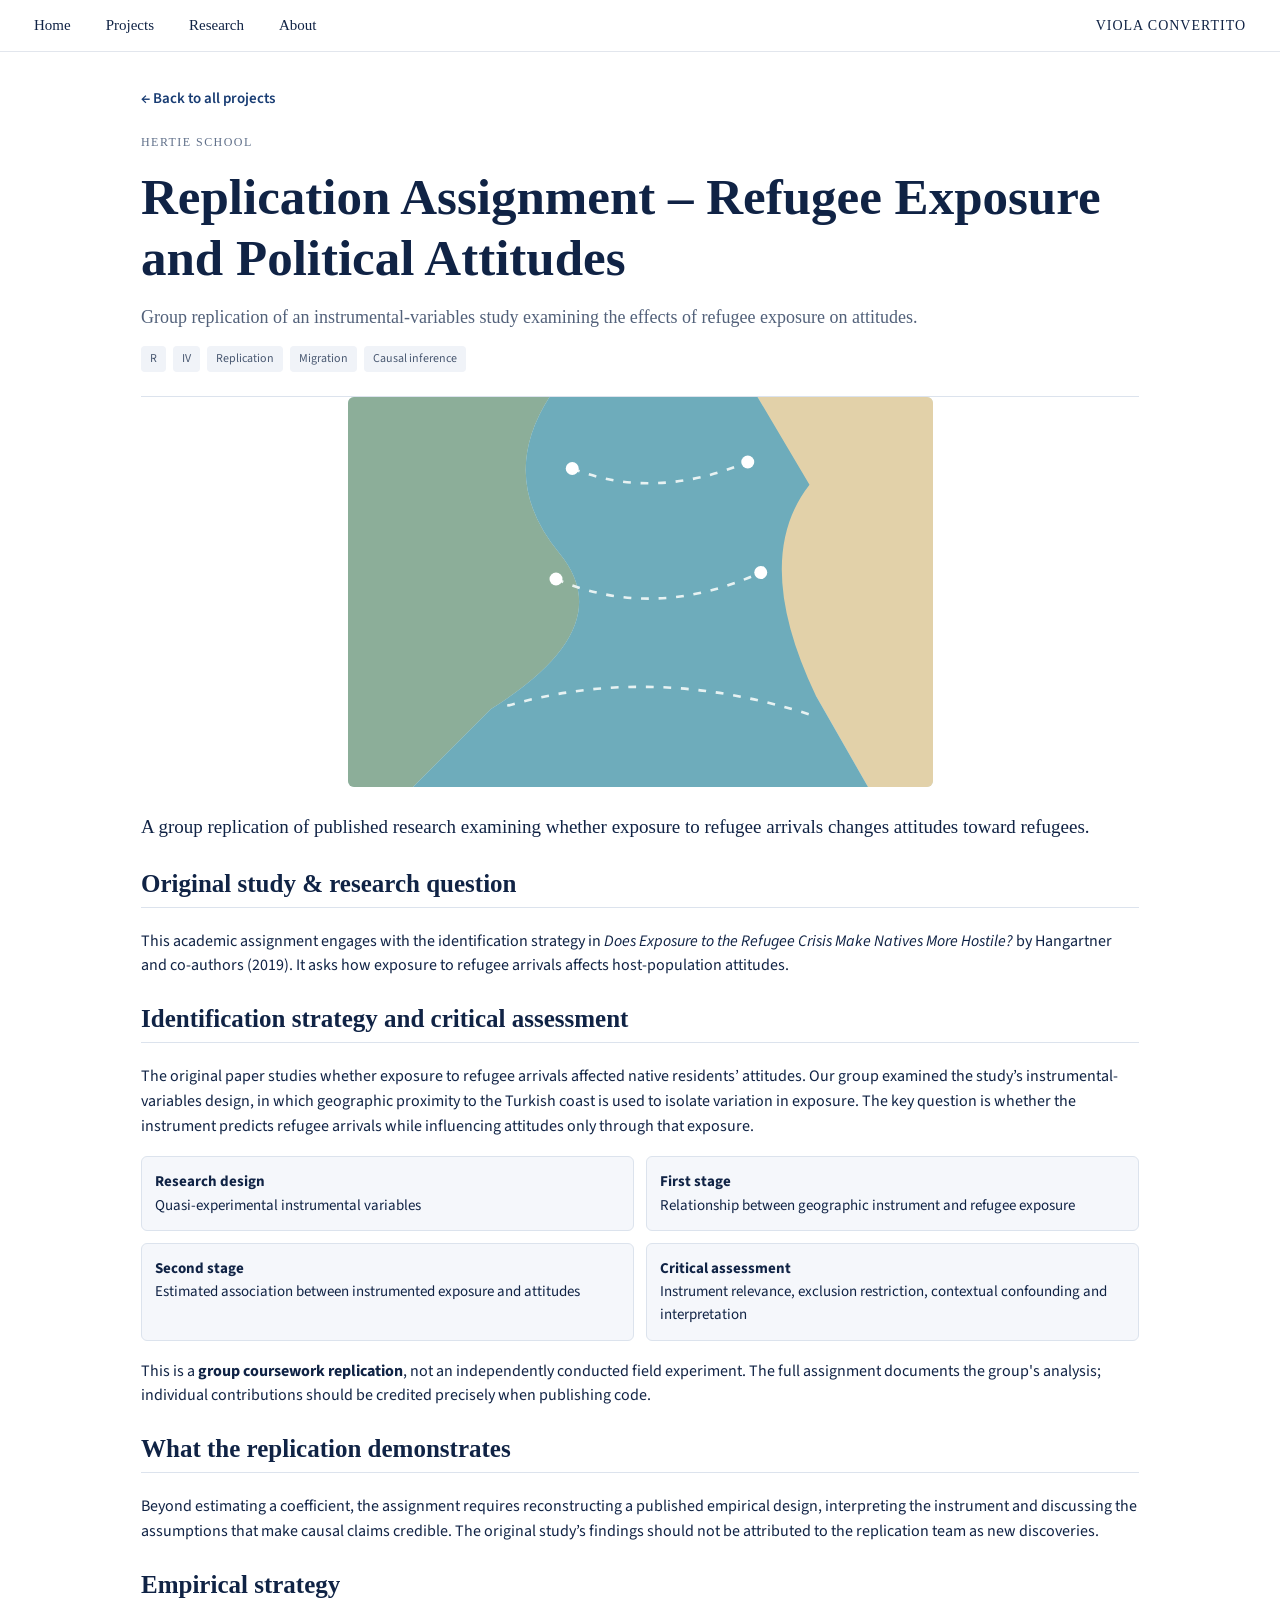
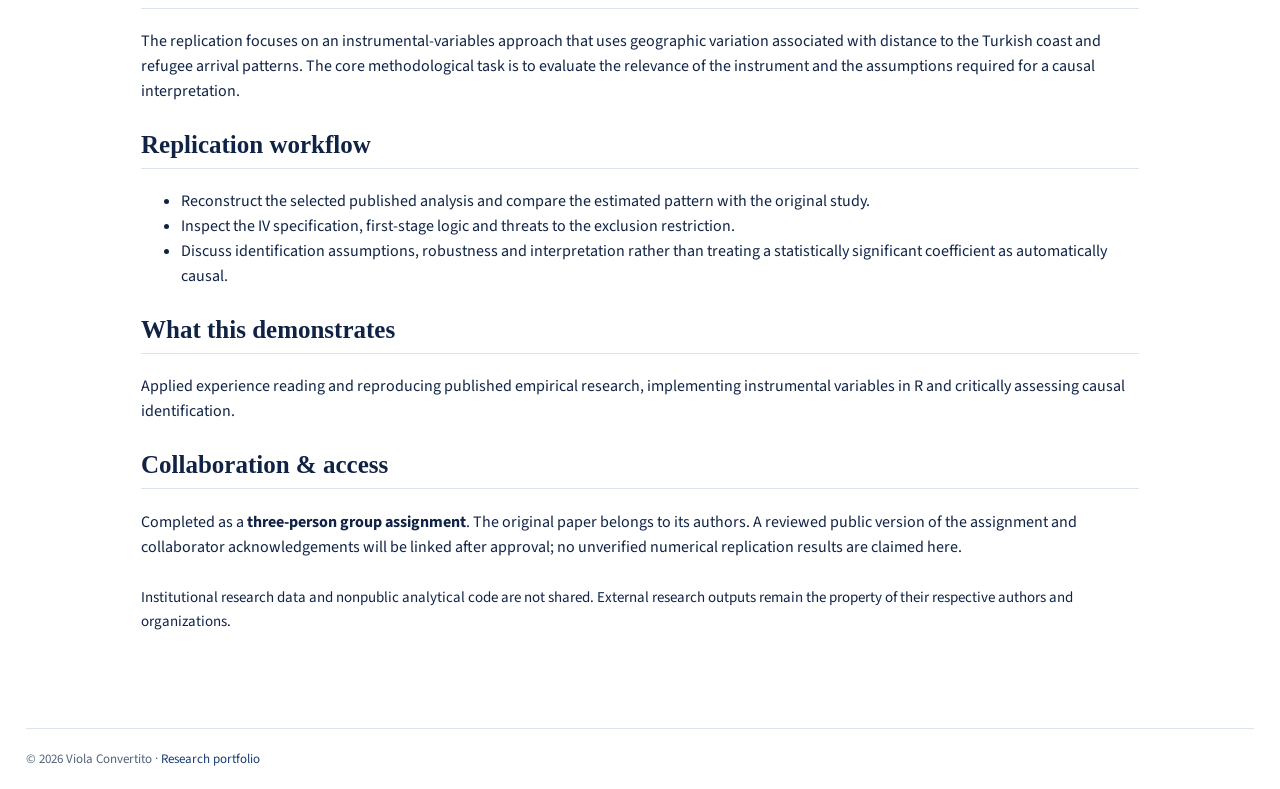
<file: projects/refugee-replication.html>
<!DOCTYPE html><html lang="en"><head><meta charset="utf-8"><meta name="viewport" content="width=device-width,initial-scale=1"><meta name="description" content="Viola Convertito — quantitative research, impact evaluation, applied microeconomics and household survey analysis."><title>Viola Convertito | Research Portfolio</title><link rel="stylesheet" href="../style.css"></head><body><nav><div class="nav-inner"><div class="navlinks"><a href="../index.html#home">Home</a><a href="../index.html#projects">Projects</a><a href="../index.html#research">Research</a><a href="../index.html#about">About</a></div><a class="brand" href="../index.html">VIOLA CONVERTITO</a></div></nav><main class="detail"><a class="detail-back" href="../index.html#projects">← Back to all projects</a><div class="detail-hero"><p class="eyebrow">HERTIE SCHOOL</p><h1>Replication Assignment – Refugee Exposure and Political Attitudes</h1><p>Group replication of an instrumental-variables study examining the effects of refugee exposure on attitudes.</p><div class="detail-tags"><span class="tag">R</span><span class="tag">IV</span><span class="tag">Replication</span><span class="tag">Migration</span><span class="tag">Causal inference</span></div></div><img alt="Does Refugee Exposure Make Natives More Hostile? project image" class="detail-figure" src="../images/refugee-coast.svg"/><p class="detail-lead">A group replication of published research examining whether exposure to refugee arrivals changes attitudes toward refugees.</p><section class="detail-section"><h2>Original study &amp; research question</h2><div class="section-copy"><p>This academic assignment engages with the identification strategy in <em>Does Exposure to the Refugee Crisis Make Natives More Hostile?</em> by Hangartner and co-authors (2019). It asks how exposure to refugee arrivals affects host-population attitudes.</p></div></section><section class="detail-section"><h2>Identification strategy and critical assessment</h2><p>The original paper studies whether exposure to refugee arrivals affected native residents’ attitudes. Our group examined the study’s instrumental-variables design, in which geographic proximity to the Turkish coast is used to isolate variation in exposure. The key question is whether the instrument predicts refugee arrivals while influencing attitudes only through that exposure.</p><div class="method-grid"><div><b>Research design</b><span>Quasi-experimental instrumental variables</span></div><div><b>First stage</b><span>Relationship between geographic instrument and refugee exposure</span></div><div><b>Second stage</b><span>Estimated association between instrumented exposure and attitudes</span></div><div><b>Critical assessment</b><span>Instrument relevance, exclusion restriction, contextual confounding and interpretation</span></div></div><p>This is a <b>group coursework replication</b>, not an independently conducted field experiment. The full assignment documents the group's analysis; individual contributions should be credited precisely when publishing code.</p></section><section class="detail-section"><h2>What the replication demonstrates</h2><p class="research-note">Beyond estimating a coefficient, the assignment requires reconstructing a published empirical design, interpreting the instrument and discussing the assumptions that make causal claims credible. The original study’s findings should not be attributed to the replication team as new discoveries.</p></section><section class="detail-section"><h2>Empirical strategy</h2><div class="section-copy"><p>The replication focuses on an instrumental-variables approach that uses geographic variation associated with distance to the Turkish coast and refugee arrival patterns. The core methodological task is to evaluate the relevance of the instrument and the assumptions required for a causal interpretation.</p></div></section><section class="detail-section"><h2>Replication workflow</h2><div class="section-copy"><ul><li>Reconstruct the selected published analysis and compare the estimated pattern with the original study.</li><li>Inspect the IV specification, first-stage logic and threats to the exclusion restriction.</li><li>Discuss identification assumptions, robustness and interpretation rather than treating a statistically significant coefficient as automatically causal.</li></ul></div></section><section class="detail-section"><h2>What this demonstrates</h2><div class="section-copy"><p>Applied experience reading and reproducing published empirical research, implementing instrumental variables in R and critically assessing causal identification.</p></div></section><section class="detail-section"><h2>Collaboration &amp; access</h2><div class="section-copy"><p>Completed as a <strong>three-person group assignment</strong>. The original paper belongs to its authors. A reviewed public version of the assignment and collaborator acknowledgements will be linked after approval; no unverified numerical replication results are claimed here.</p></div></section><p class="data-note">Institutional research data and nonpublic analytical code are not shared. External research outputs remain the property of their respective authors and organizations.</p></main><div class="wrap"><footer class="footer">© 2026 Viola Convertito · <a href="../index.html">Research portfolio</a></footer></div></body></html>
</file>
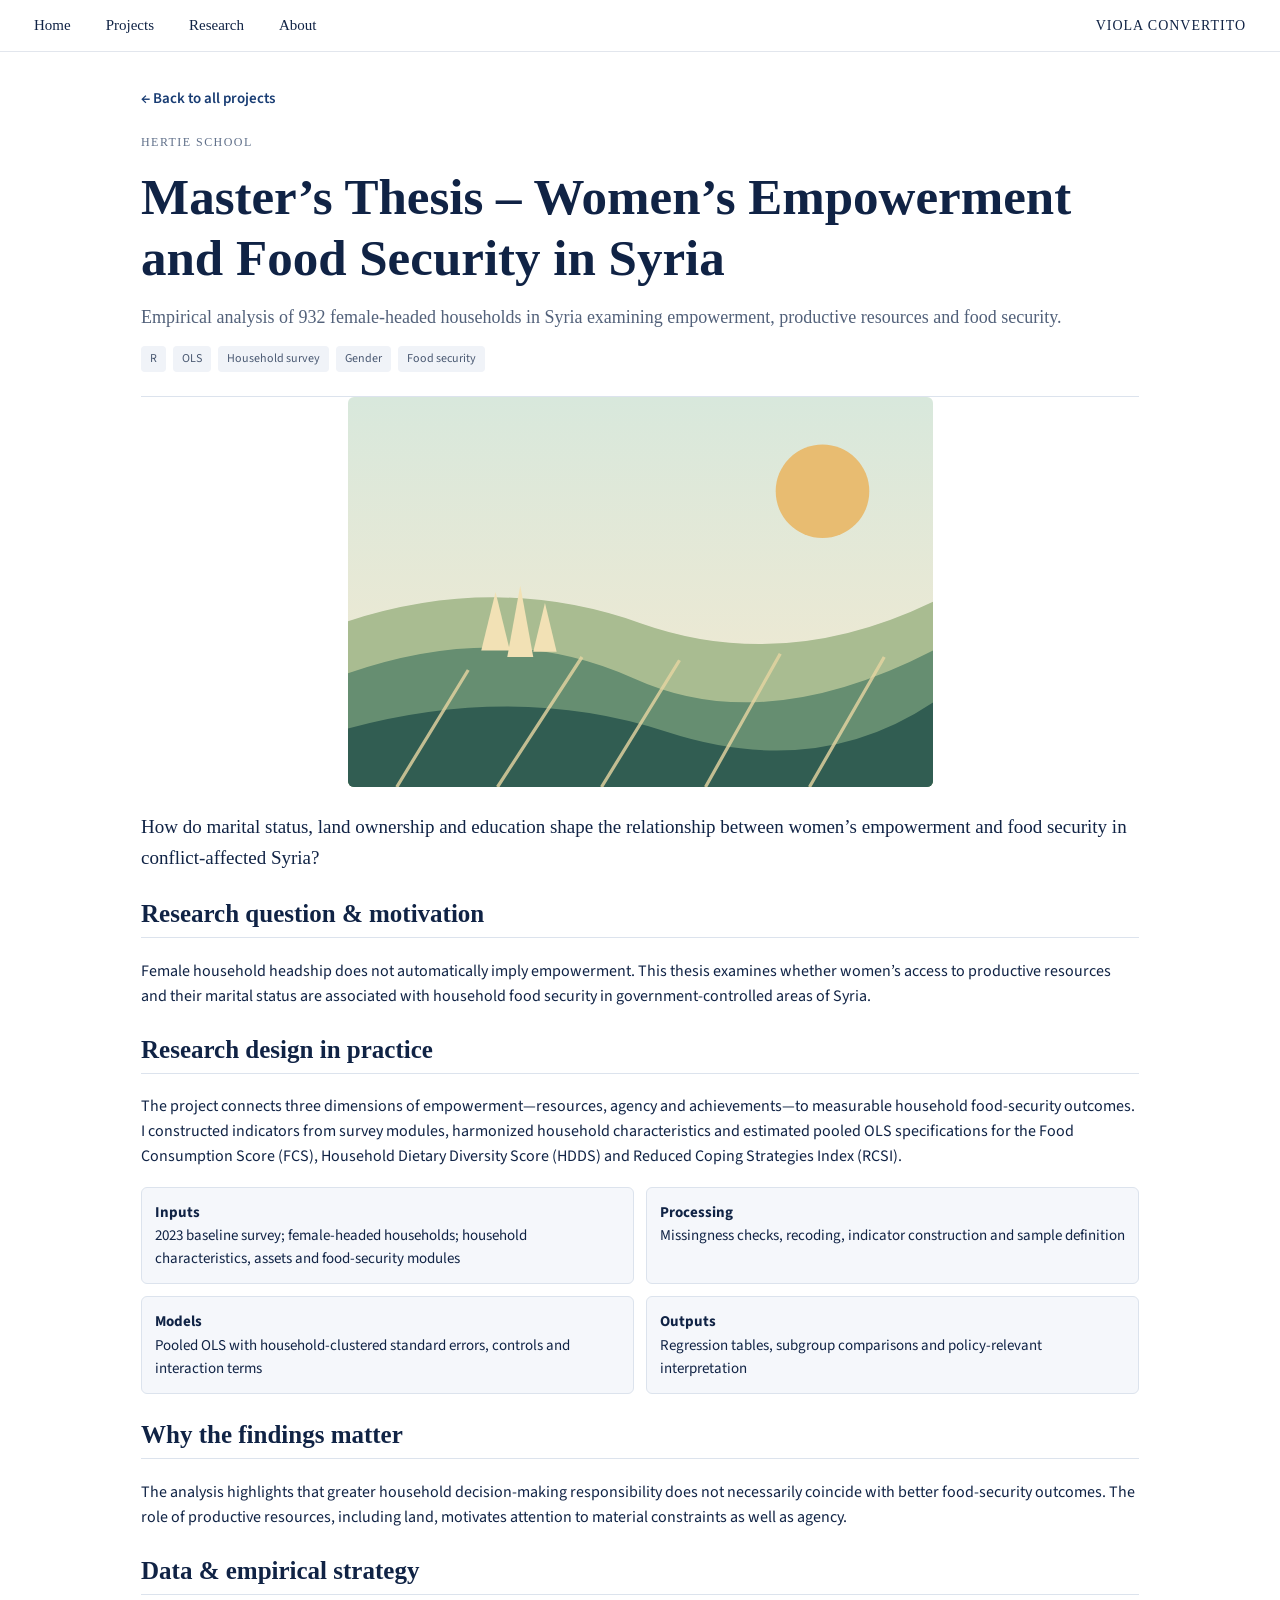
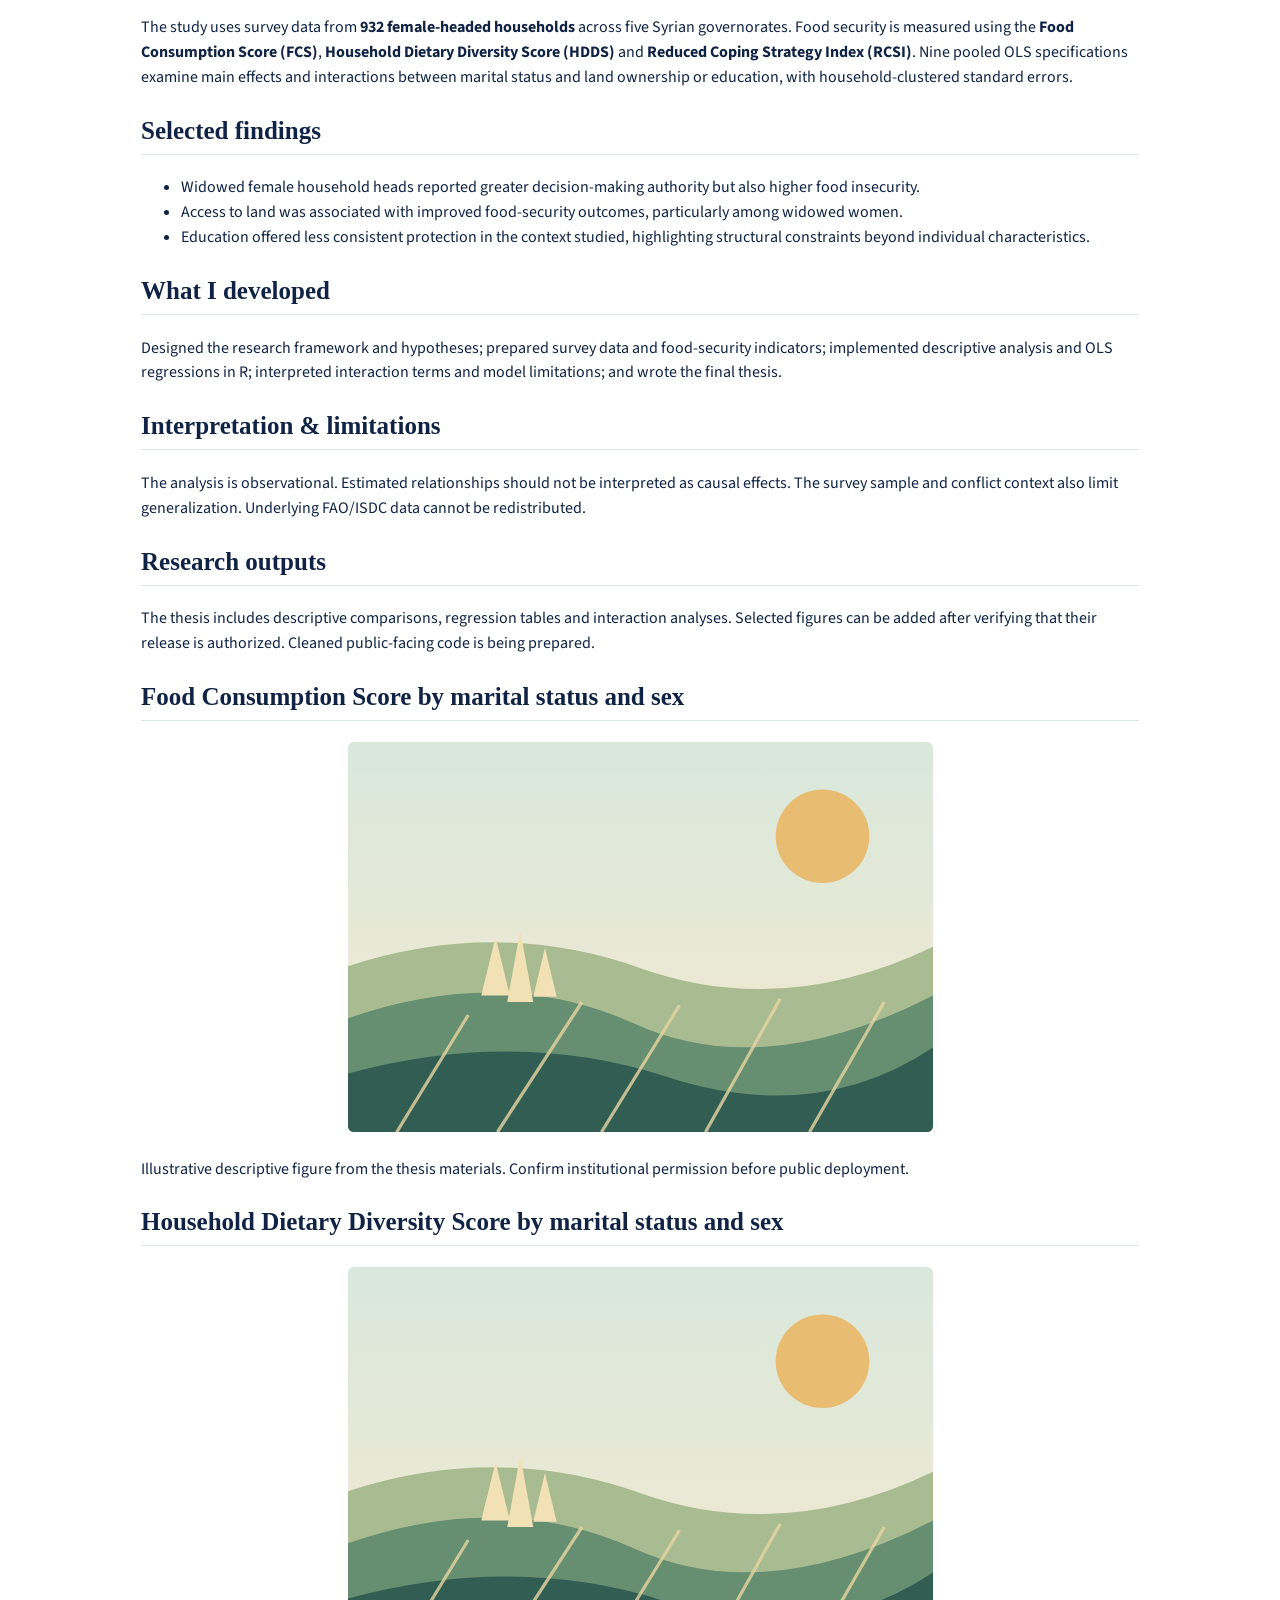
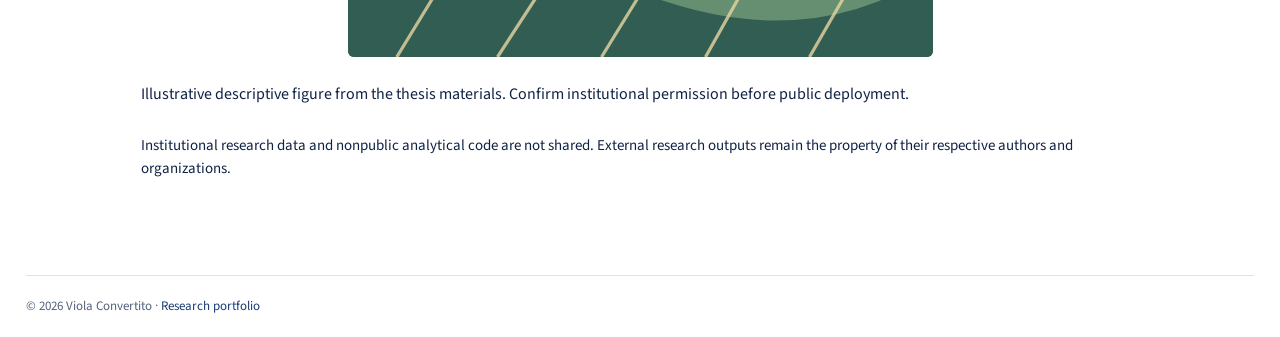
<file: projects/thesis.html>
<!DOCTYPE html><html lang="en"><head><meta charset="utf-8"><meta name="viewport" content="width=device-width,initial-scale=1"><meta name="description" content="Viola Convertito — quantitative research, impact evaluation, applied microeconomics and household survey analysis."><title>Viola Convertito | Research Portfolio</title><link rel="stylesheet" href="../style.css"></head><body><nav><div class="nav-inner"><div class="navlinks"><a href="../index.html#home">Home</a><a href="../index.html#projects">Projects</a><a href="../index.html#research">Research</a><a href="../index.html#about">About</a></div><a class="brand" href="../index.html">VIOLA CONVERTITO</a></div></nav><main class="detail"><a class="detail-back" href="../index.html#projects">← Back to all projects</a><div class="detail-hero"><p class="eyebrow">HERTIE SCHOOL</p><h1>Master’s Thesis – Women’s Empowerment and Food Security in Syria</h1><p>Empirical analysis of 932 female-headed households in Syria examining empowerment, productive resources and food security.</p><div class="detail-tags"><span class="tag">R</span><span class="tag">OLS</span><span class="tag">Household survey</span><span class="tag">Gender</span><span class="tag">Food security</span></div></div><img alt="Women’s Empowerment &amp; Food Security in Syria project image" class="detail-figure" src="../images/thesis-fields.svg"/><p class="detail-lead">How do marital status, land ownership and education shape the relationship between women’s empowerment and food security in conflict-affected Syria?</p><section class="detail-section"><h2>Research question &amp; motivation</h2><div class="section-copy"><p>Female household headship does not automatically imply empowerment. This thesis examines whether women’s access to productive resources and their marital status are associated with household food security in government-controlled areas of Syria.</p></div></section><section class="detail-section"><h2>Research design in practice</h2><p>The project connects three dimensions of empowerment—resources, agency and achievements—to measurable household food-security outcomes. I constructed indicators from survey modules, harmonized household characteristics and estimated pooled OLS specifications for the Food Consumption Score (FCS), Household Dietary Diversity Score (HDDS) and Reduced Coping Strategies Index (RCSI).</p><div class="method-grid"><div><b>Inputs</b><span>2023 baseline survey; female-headed households; household characteristics, assets and food-security modules</span></div><div><b>Processing</b><span>Missingness checks, recoding, indicator construction and sample definition</span></div><div><b>Models</b><span>Pooled OLS with household-clustered standard errors, controls and interaction terms</span></div><div><b>Outputs</b><span>Regression tables, subgroup comparisons and policy-relevant interpretation</span></div></div></section><section class="detail-section"><h2>Why the findings matter</h2><p class="research-note">The analysis highlights that greater household decision-making responsibility does not necessarily coincide with better food-security outcomes. The role of productive resources, including land, motivates attention to material constraints as well as agency.</p></section><section class="detail-section"><h2>Data &amp; empirical strategy</h2><div class="section-copy"><p>The study uses survey data from <strong>932 female-headed households</strong> across five Syrian governorates. Food security is measured using the <strong>Food Consumption Score (FCS)</strong>, <strong>Household Dietary Diversity Score (HDDS)</strong> and <strong>Reduced Coping Strategy Index (RCSI)</strong>. Nine pooled OLS specifications examine main effects and interactions between marital status and land ownership or education, with household-clustered standard errors.</p></div></section><section class="detail-section"><h2>Selected findings</h2><div class="section-copy"><ul><li>Widowed female household heads reported greater decision-making authority but also higher food insecurity.</li><li>Access to land was associated with improved food-security outcomes, particularly among widowed women.</li><li>Education offered less consistent protection in the context studied, highlighting structural constraints beyond individual characteristics.</li></ul></div></section><section class="detail-section"><h2>What I developed</h2><div class="section-copy"><p>Designed the research framework and hypotheses; prepared survey data and food-security indicators; implemented descriptive analysis and OLS regressions in R; interpreted interaction terms and model limitations; and wrote the final thesis.</p></div></section><section class="detail-section"><h2>Interpretation &amp; limitations</h2><div class="section-copy"><p>The analysis is observational. Estimated relationships should not be interpreted as causal effects. The survey sample and conflict context also limit generalization. Underlying FAO/ISDC data cannot be redistributed.</p></div></section><section class="detail-section"><h2>Research outputs</h2><div class="section-copy"><p>The thesis includes descriptive comparisons, regression tables and interaction analyses. Selected figures can be added after verifying that their release is authorized. Cleaned public-facing code is being prepared.</p></div></section><section class="detail-section"><h2>Food Consumption Score by marital status and sex</h2><img alt="Food Consumption Score by marital status and sex" class="detail-figure" src="../images/thesis-fields.svg"/><p class="detail-figure-caption">Illustrative descriptive figure from the thesis materials. Confirm institutional permission before public deployment.</p></section><section class="detail-section"><h2>Household Dietary Diversity Score by marital status and sex</h2><img alt="Household Dietary Diversity Score by marital status and sex" class="detail-figure" src="../images/thesis-fields.svg"/><p class="detail-figure-caption">Illustrative descriptive figure from the thesis materials. Confirm institutional permission before public deployment.</p></section><p class="data-note">Institutional research data and nonpublic analytical code are not shared. External research outputs remain the property of their respective authors and organizations.</p></main><div class="wrap"><footer class="footer">© 2026 Viola Convertito · <a href="../index.html">Research portfolio</a></footer></div></body></html>
</file>
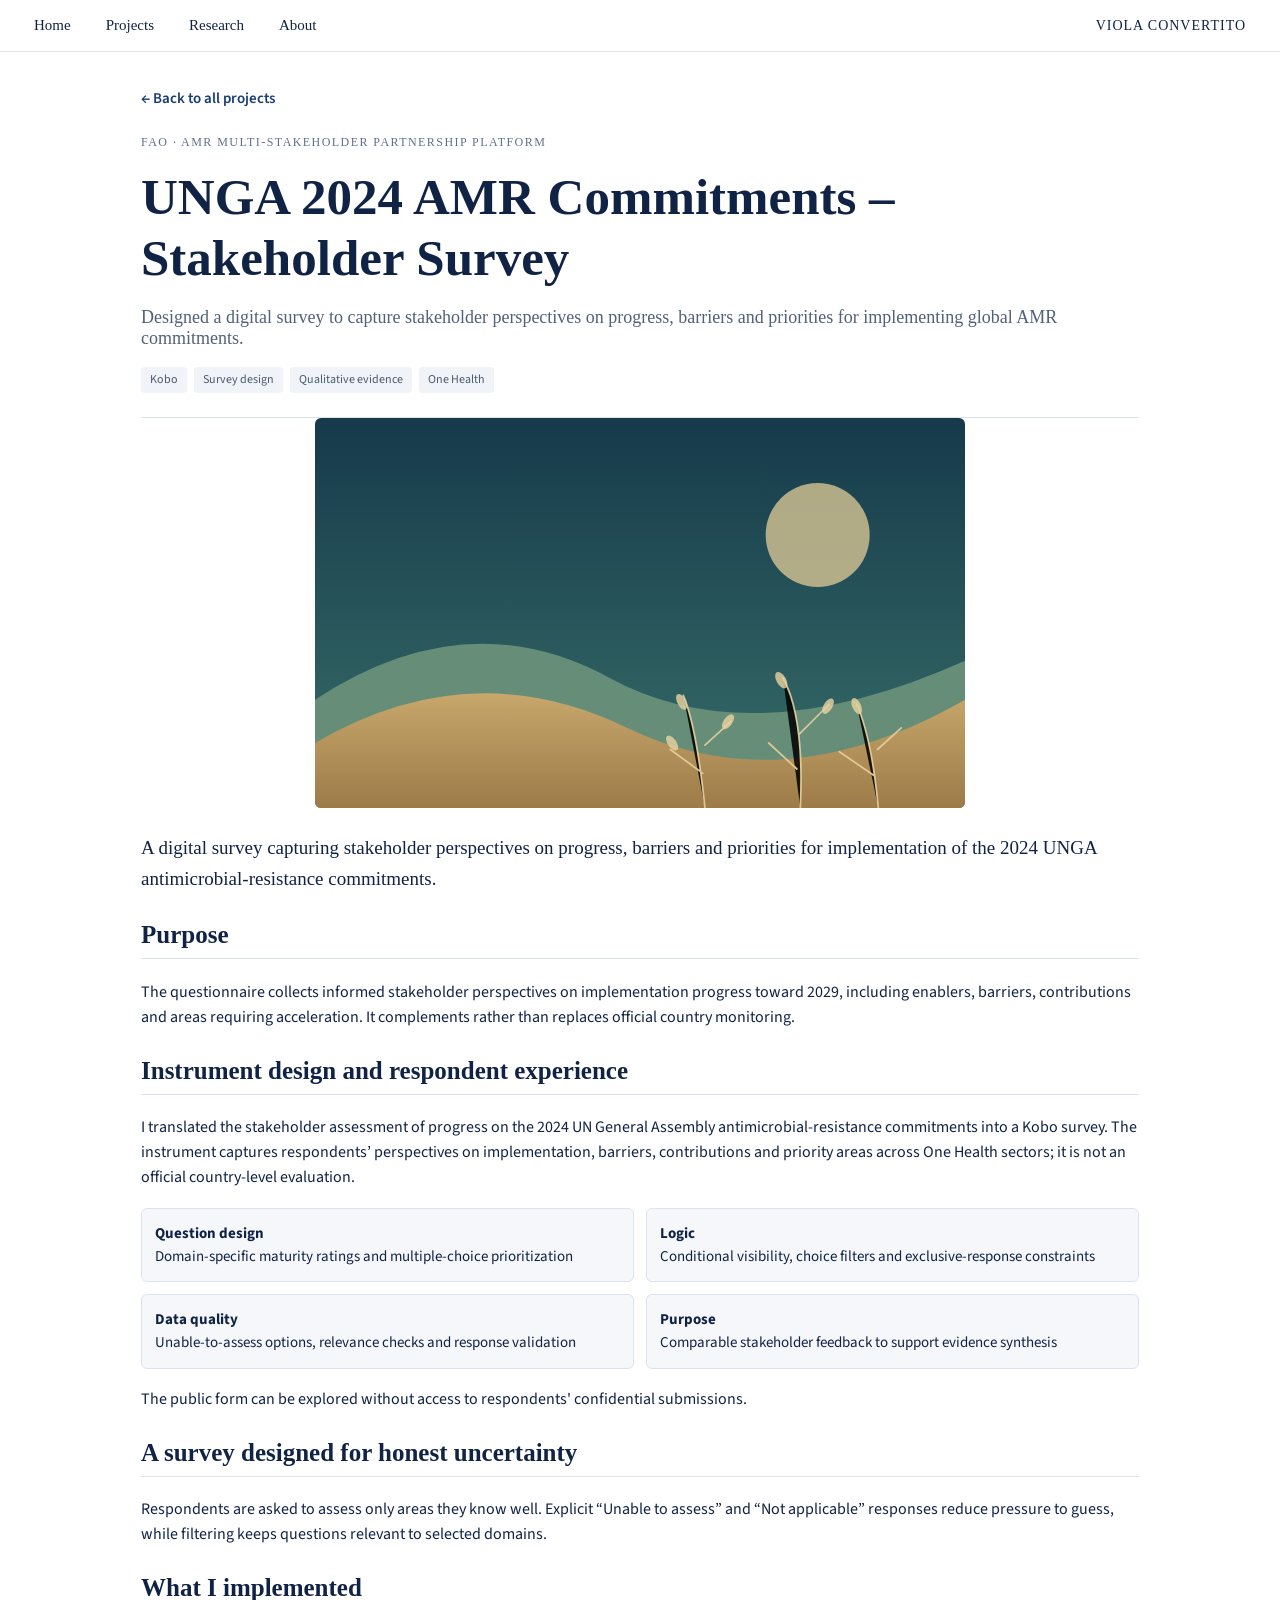
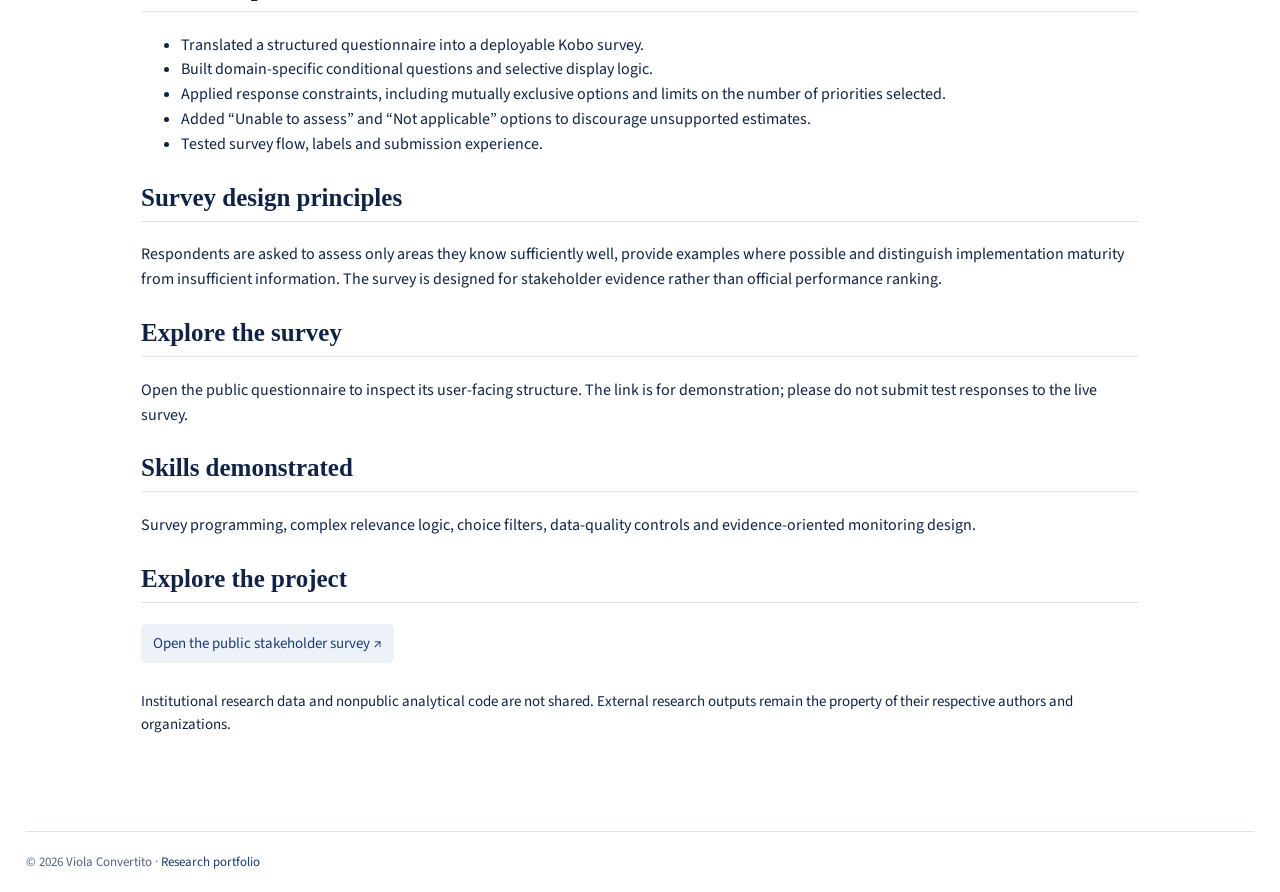
<file: projects/unga-survey.html>
<!DOCTYPE html><html lang="en"><head><meta charset="utf-8"><meta name="viewport" content="width=device-width,initial-scale=1"><meta name="description" content="Viola Convertito — quantitative research, impact evaluation, applied microeconomics and household survey analysis."><title>Viola Convertito | Research Portfolio</title><link rel="stylesheet" href="../style.css"></head><body><nav><div class="nav-inner"><div class="navlinks"><a href="../index.html#home">Home</a><a href="../index.html#projects">Projects</a><a href="../index.html#research">Research</a><a href="../index.html#about">About</a></div><a class="brand" href="../index.html">VIOLA CONVERTITO</a></div></nav><main class="detail"><a class="detail-back" href="../index.html#projects">← Back to all projects</a><div class="detail-hero"><p class="eyebrow">FAO · AMR MULTI-STAKEHOLDER PARTNERSHIP PLATFORM</p><h1>UNGA 2024 AMR Commitments – Stakeholder Survey</h1><p>Designed a digital survey to capture stakeholder perspectives on progress, barriers and priorities for implementing global AMR commitments.</p><div class="detail-tags"><span class="tag">Kobo</span><span class="tag">Survey design</span><span class="tag">Qualitative evidence</span><span class="tag">One Health</span></div></div><img alt="UNGA 2024 AMR Commitments — Stakeholder Survey project image" class="detail-figure" src="../images/food-security-hero.svg"/><p class="detail-lead">A digital survey capturing stakeholder perspectives on progress, barriers and priorities for implementation of the 2024 UNGA antimicrobial-resistance commitments.</p><section class="detail-section"><h2>Purpose</h2><div class="section-copy"><p>The questionnaire collects informed stakeholder perspectives on implementation progress toward 2029, including enablers, barriers, contributions and areas requiring acceleration. It complements rather than replaces official country monitoring.</p></div></section><section class="detail-section"><h2>Instrument design and respondent experience</h2><p>I translated the stakeholder assessment of progress on the 2024 UN General Assembly antimicrobial-resistance commitments into a Kobo survey. The instrument captures respondents’ perspectives on implementation, barriers, contributions and priority areas across One Health sectors; it is not an official country-level evaluation.</p><div class="method-grid"><div><b>Question design</b><span>Domain-specific maturity ratings and multiple-choice prioritization</span></div><div><b>Logic</b><span>Conditional visibility, choice filters and exclusive-response constraints</span></div><div><b>Data quality</b><span>Unable-to-assess options, relevance checks and response validation</span></div><div><b>Purpose</b><span>Comparable stakeholder feedback to support evidence synthesis</span></div></div><p>The public form can be explored without access to respondents' confidential submissions.</p></section><section class="detail-section"><h2>A survey designed for honest uncertainty</h2><p class="research-note">Respondents are asked to assess only areas they know well. Explicit “Unable to assess” and “Not applicable” responses reduce pressure to guess, while filtering keeps questions relevant to selected domains.</p></section><section class="detail-section"><h2>What I implemented</h2><div class="section-copy"><ul><li>Translated a structured questionnaire into a deployable Kobo survey.</li><li>Built domain-specific conditional questions and selective display logic.</li><li>Applied response constraints, including mutually exclusive options and limits on the number of priorities selected.</li><li>Added “Unable to assess” and “Not applicable” options to discourage unsupported estimates.</li><li>Tested survey flow, labels and submission experience.</li></ul></div></section><section class="detail-section"><h2>Survey design principles</h2><div class="section-copy"><p>Respondents are asked to assess only areas they know sufficiently well, provide examples where possible and distinguish implementation maturity from insufficient information. The survey is designed for stakeholder evidence rather than official performance ranking.</p></div></section><section class="detail-section"><h2>Explore the survey</h2><div class="section-copy"><p>Open the public questionnaire to inspect its user-facing structure. The link is for demonstration; please do not submit test responses to the live survey.</p></div></section><section class="detail-section"><h2>Skills demonstrated</h2><div class="section-copy"><p>Survey programming, complex relevance logic, choice filters, data-quality controls and evidence-oriented monitoring design.</p></div></section><section class="detail-section"><h2>Explore the project</h2><div class="detail-links"><a href="https://ee-kobo.fao.org/x/3wstjotu" rel="noopener noreferrer" target="_blank">Open the public stakeholder survey ↗</a></div></section><p class="data-note">Institutional research data and nonpublic analytical code are not shared. External research outputs remain the property of their respective authors and organizations.</p></main><div class="wrap"><footer class="footer">© 2026 Viola Convertito · <a href="../index.html">Research portfolio</a></footer></div></body></html>
</file>
<file: style.css>
@import url('https://fonts.googleapis.com/css2?family=Libre+Baskerville:wght@400;700&family=Source+Sans+3:wght@400;500;600;700&display=swap');
:root{--ink:#102345;--muted:#53637b;--line:#dce3ed;--light:#f5f7fb;--white:#fff}*{box-sizing:border-box}html{scroll-behavior:smooth}body{margin:0;background:#fff;color:var(--ink);font-family:'Source Sans 3',Arial,sans-serif;font-size:15px;line-height:1.55}a{color:#183c73;text-decoration:none}a:hover{text-decoration:underline}nav{border-bottom:1px solid #e2e6ed;background:white;position:sticky;top:0;z-index:10}.nav-inner{max-width:1500px;margin:auto;padding:14px 34px;display:flex;justify-content:space-between;gap:20px;align-items:center}.navlinks{display:flex;gap:35px}.navlinks a{font-family:Georgia,serif;color:var(--ink)}.brand{font:14px Georgia,serif;letter-spacing:.07em;color:var(--ink)}.wrap{max-width:1500px;margin:auto;padding:0 26px}.intro{padding:45px 0 36px;display:grid;grid-template-columns:1fr 1.35fr;gap:50px;align-items:center}.intro .left{border-right:1px solid var(--line);padding:8px 40px 8px 8px}.intro h1{font:700 clamp(37px,5vw,67px)/1.15 Georgia,'Libre Baskerville',serif;letter-spacing:-1.7px;margin:0}.intro .subtitle{font:30px Georgia,serif;color:#45536b;margin:9px 0}.intro p{font:18px/1.52 Georgia,serif;color:#253752;max-width:710px}.section-title{font:700 29px Georgia,serif;margin:16px 0 20px}.cards{display:grid;grid-template-columns:repeat(2,minmax(0,1fr));gap:14px}.project-card{border:1px solid var(--line);border-radius:8px;padding:20px;background:white;display:grid;grid-template-columns:minmax(0,1fr) 35%;gap:17px;min-height:350px;box-shadow:0 1px 4px #10234506}.project-card h3{font:700 clamp(18px,1.7vw,25px)/1.2 Georgia,serif;margin:0 0 6px}.org{font:11px Georgia,serif;letter-spacing:.03em;color:#52617a;text-transform:uppercase;margin:0 0 13px}.project-card p{margin:8px 0}.project-card ul{margin:10px 0 10px;padding-left:19px}.project-card li{margin:3px 0;line-height:1.37}.visual{display:flex;align-items:center;justify-content:center;min-width:0}.visual img{width:100%;max-height:300px;object-fit:contain;border:1px solid #e6ebf1;border-radius:6px;background:#f8fafd}.tags{display:flex;gap:6px;flex-wrap:wrap;margin:12px 0}.tag{font-size:12px;background:#f0f3f8;border-radius:4px;padding:4px 9px;color:#4a5972}.btn{display:inline-block;background:#152e55;color:white;padding:8px 19px;border-radius:5px;font-size:13px;font-weight:600}.btn:hover{background:#264c82;color:white;text-decoration:none}.about{padding:50px 0 20px;max-width:950px}.about h2,.contact h2{font:700 28px Georgia,serif}.contact{padding:0 0 70px}.footer{border-top:1px solid var(--line);padding:20px 0;color:var(--muted);font-size:13px}.detail{max-width:1050px;margin:0 auto;padding:35px 26px 80px}.detail-back{font-weight:600}.detail h1{font:700 clamp(32px,4vw,51px)/1.2 Georgia,serif;margin:17px 0}.detail .eyebrow{font-size:12px;letter-spacing:.12em;text-transform:uppercase;color:#60708a}.detail-hero{padding:12px 0 24px;border-bottom:1px solid var(--line)}.detail-hero p{font:18px Georgia,serif;color:#52617a}.detail-tags{display:flex;gap:7px;flex-wrap:wrap}.detail-main{padding-top:25px}.detail-figure{max-width:100%;max-height:390px;object-fit:contain;border-radius:6px;display:block;margin:0 auto 25px}.detail-lead{font:19px/1.6 Georgia,serif}.detail-section{margin:27px 0}.detail-section h2{font:700 25px Georgia,serif;border-bottom:1px solid var(--line);padding-bottom:9px}.detail-section p,.detail-section li{font-size:16px}.method-grid{display:grid;grid-template-columns:repeat(2,minmax(0,1fr));gap:12px;margin:18px 0}.method-grid>div{padding:13px;background:var(--light);border:1px solid var(--line);border-radius:6px}.method-grid b,.method-grid strong{display:block}.method-grid span{display:block}.detail-links{display:flex;gap:10px;flex-wrap:wrap}.detail-links a{padding:8px 12px;background:#edf2f8;border-radius:5px}.preview-note{font-size:11px;color:#718096;margin:4px 0 0;text-align:center}.subtle{color:#60718a}@media(max-width:850px){.cards{grid-template-columns:1fr}.intro{grid-template-columns:1fr;gap:0;padding-top:30px}.intro .left{border:0;border-bottom:1px solid var(--line);padding-bottom:10px}.intro p{font-size:16px}.project-card{min-height:0}.nav-inner{padding:13px 18px}.navlinks{gap:14px}}@media(max-width:520px){.wrap{padding:0 15px}.project-card{grid-template-columns:1fr}.visual{order:-1}.visual img{max-height:210px}.project-card h3{font-size:21px}.method-grid{grid-template-columns:1fr}.brand{font-size:11px}.navlinks{gap:10px;font-size:12px}}
</file>
